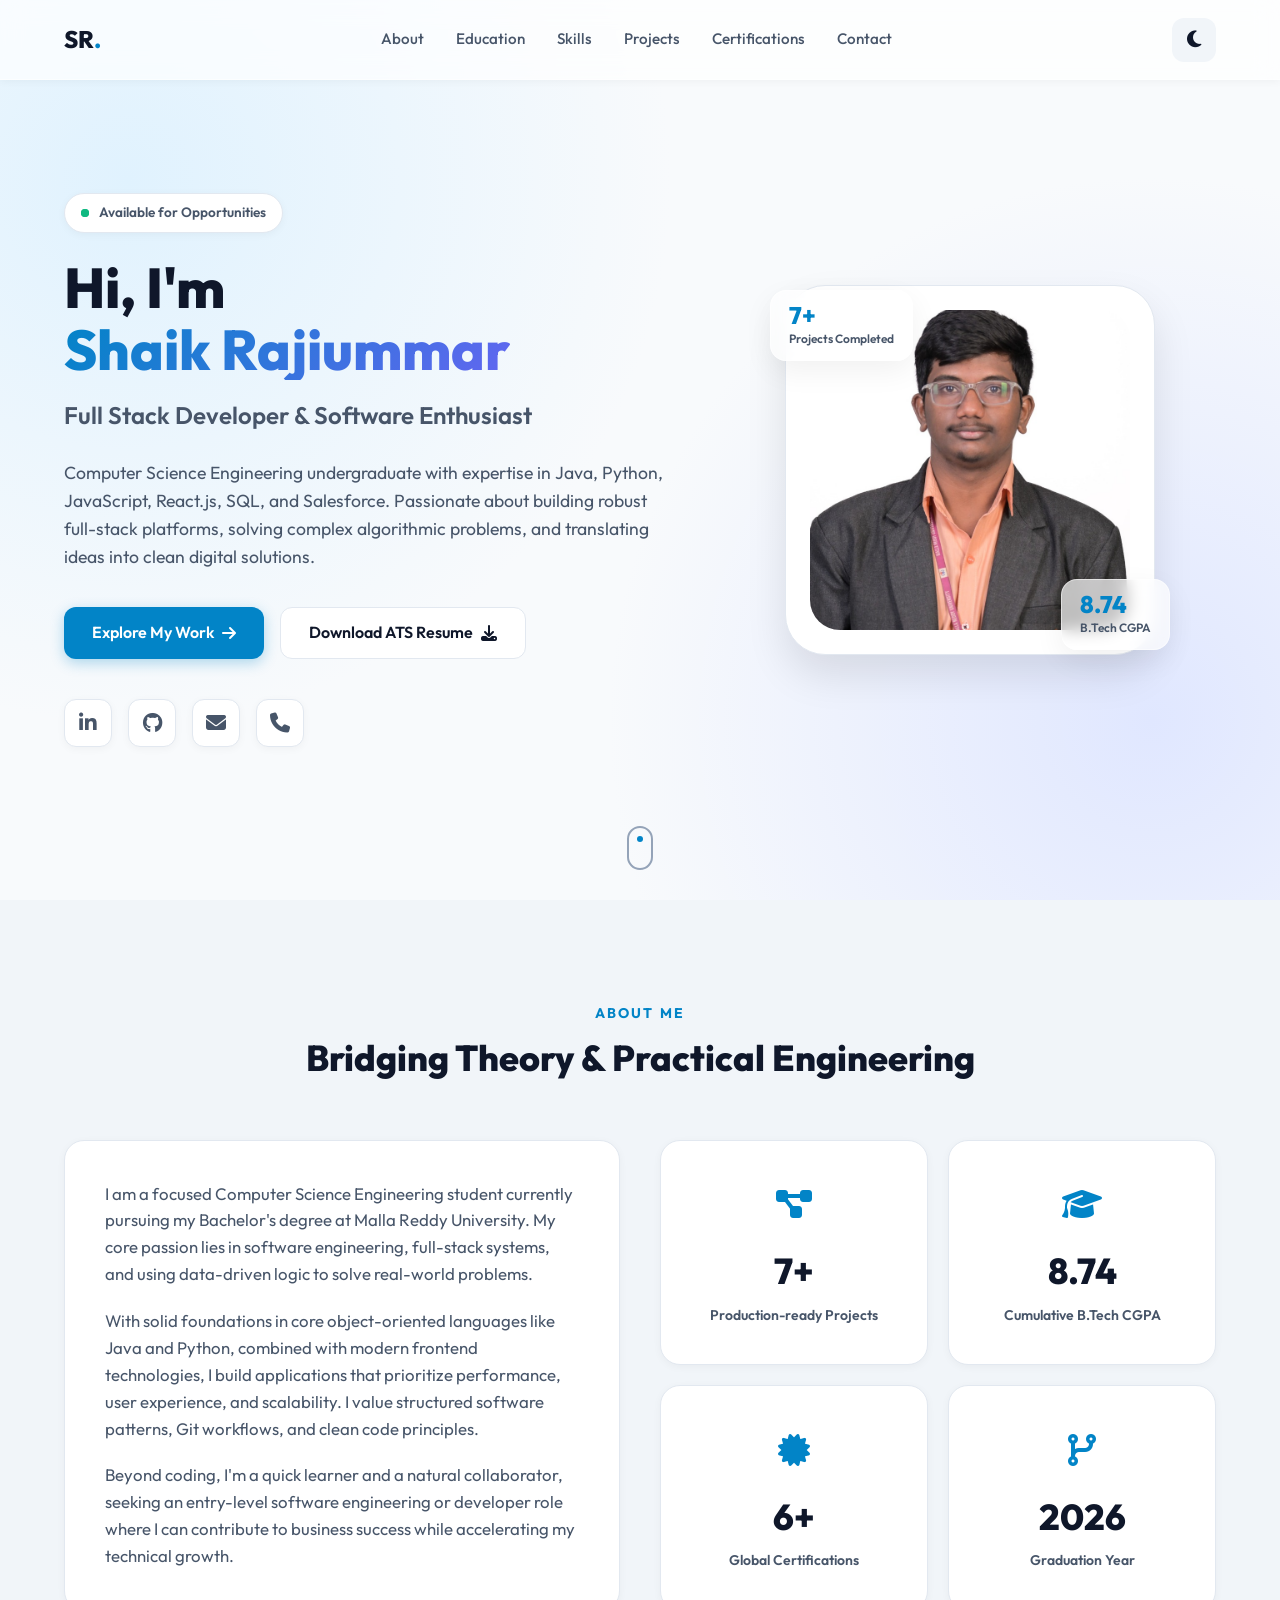
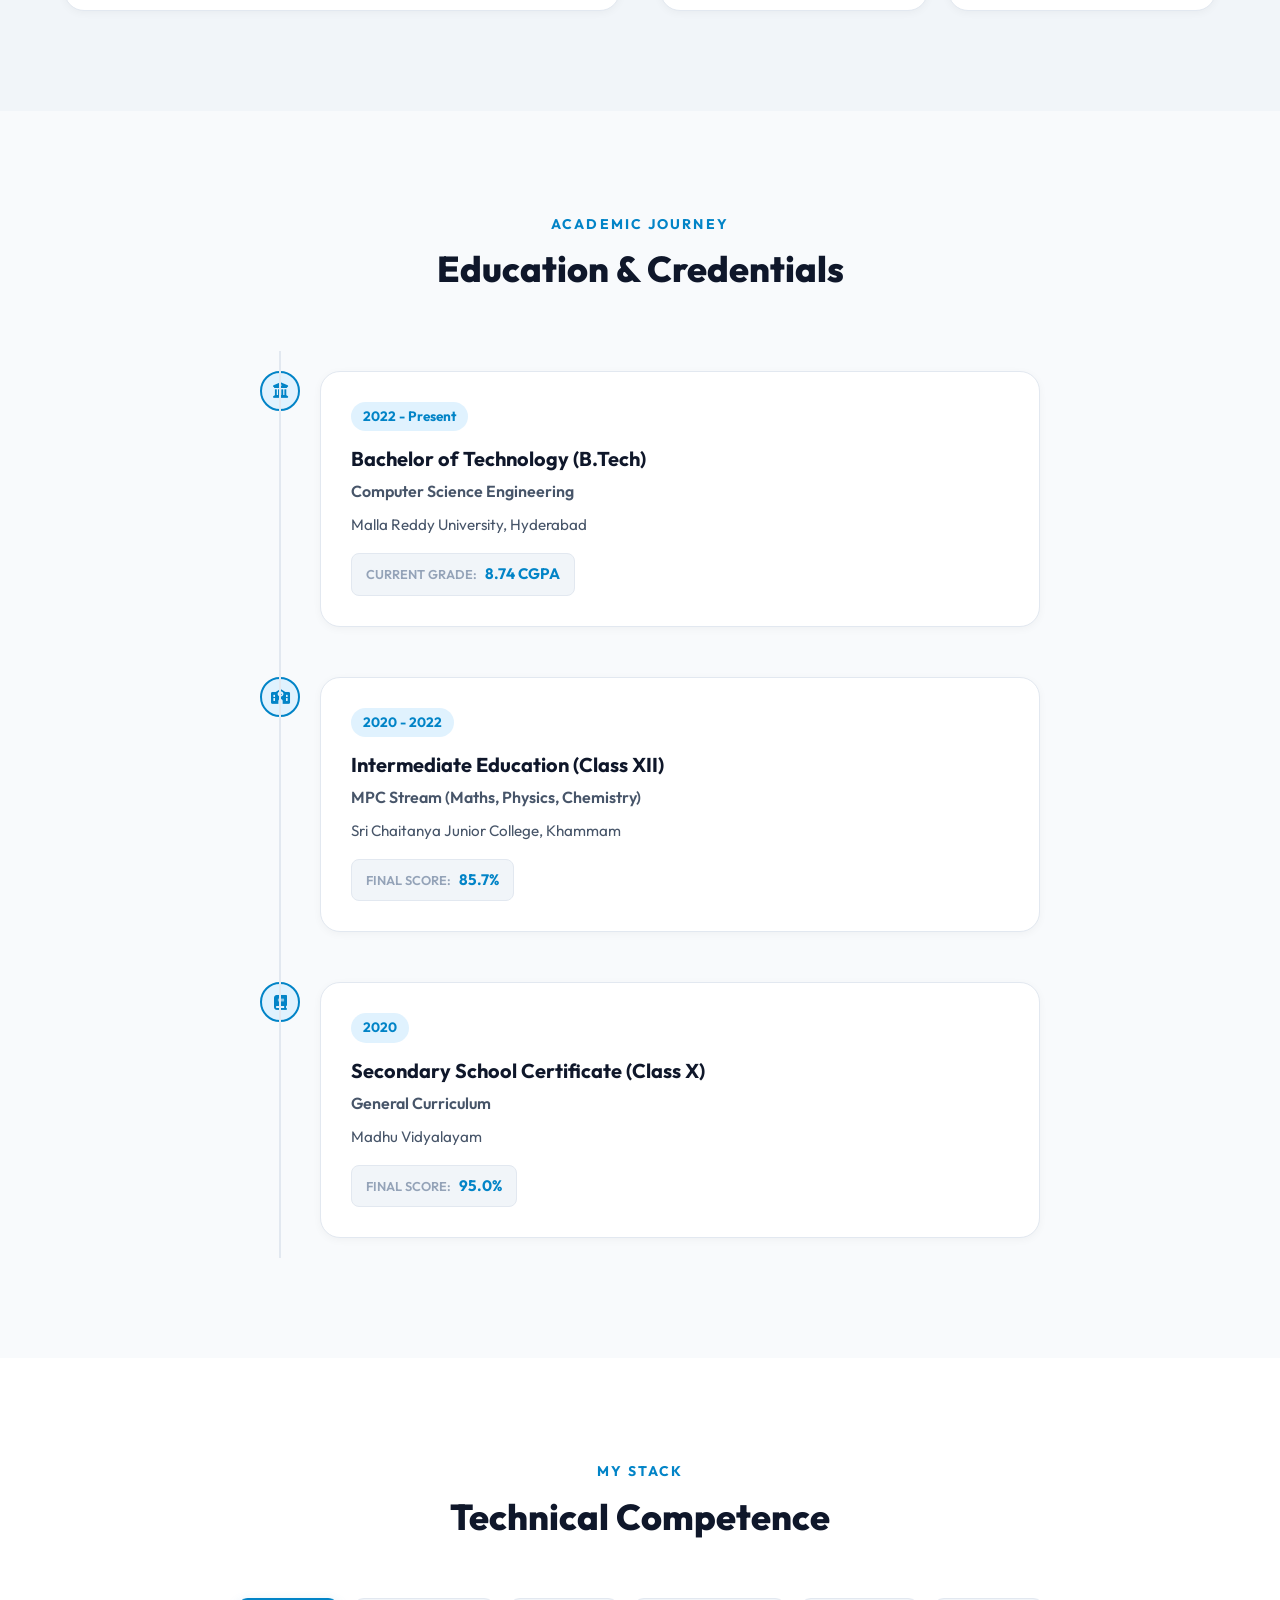
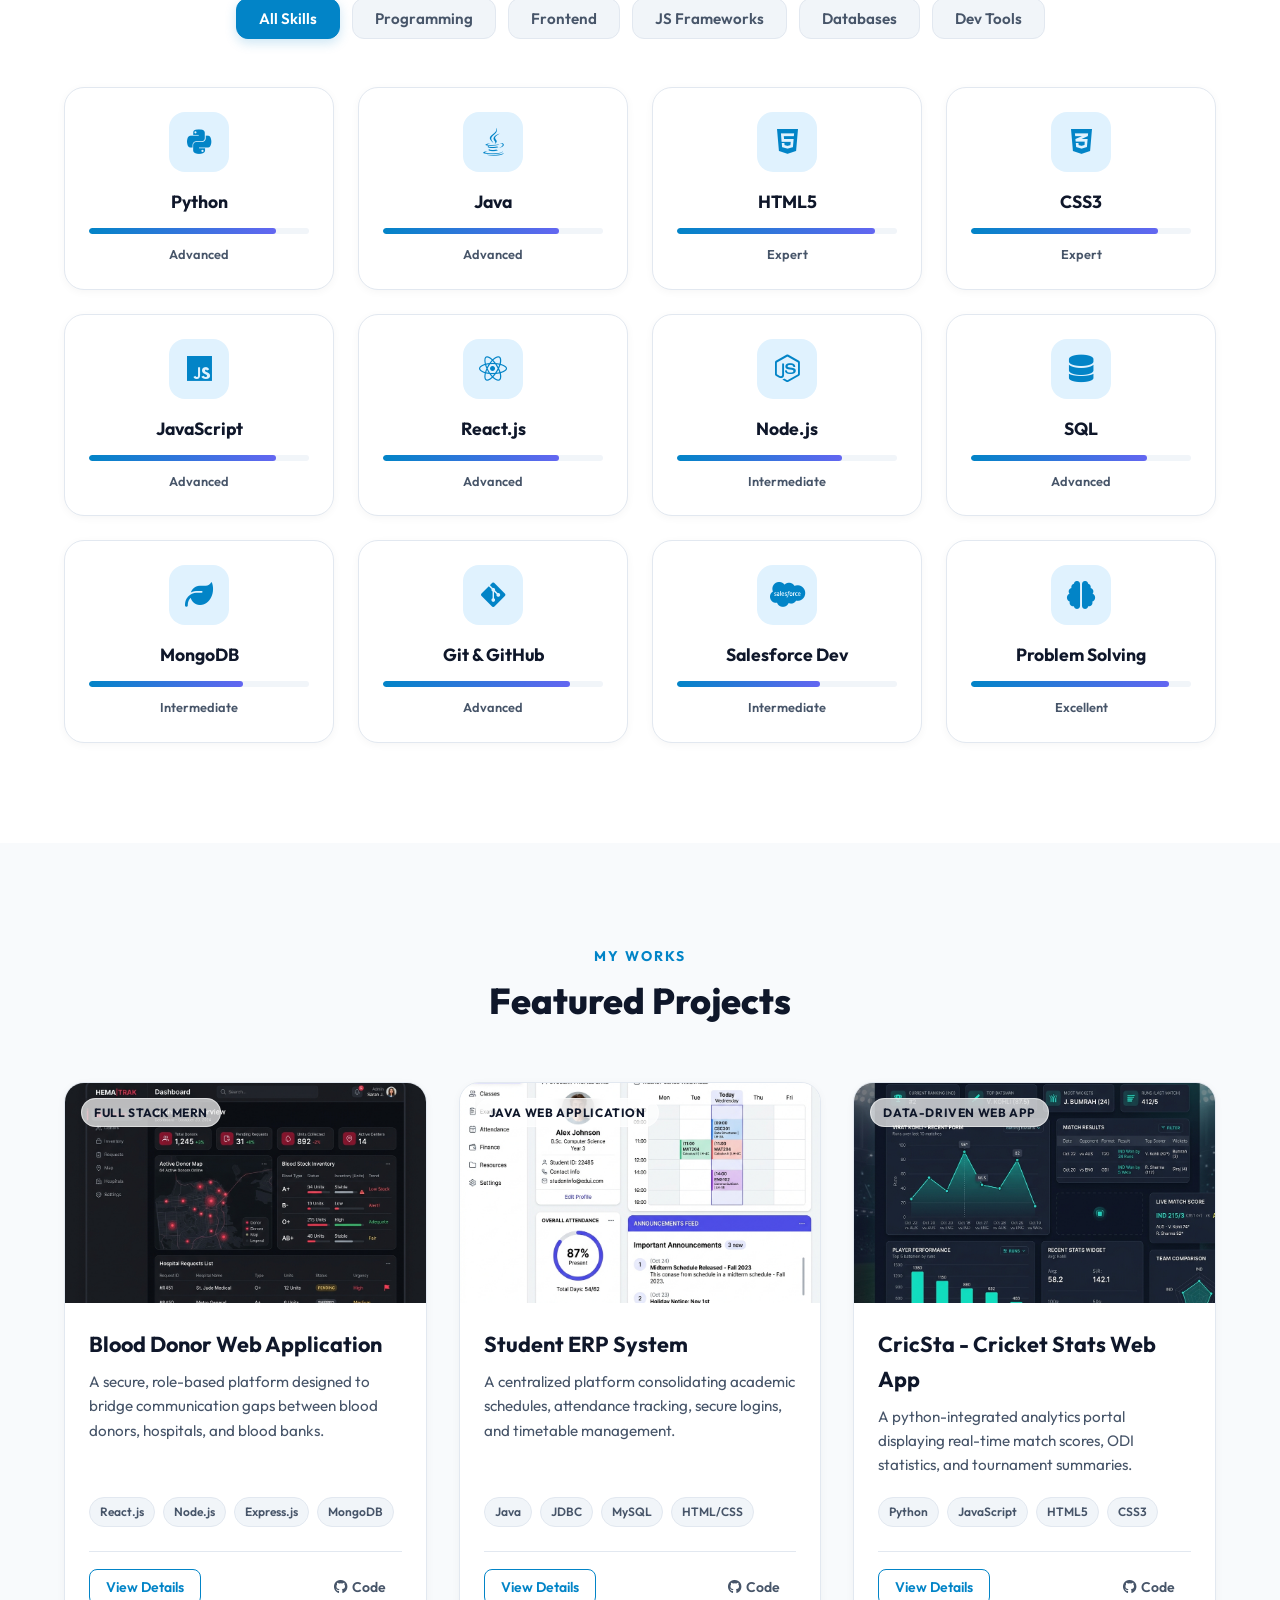
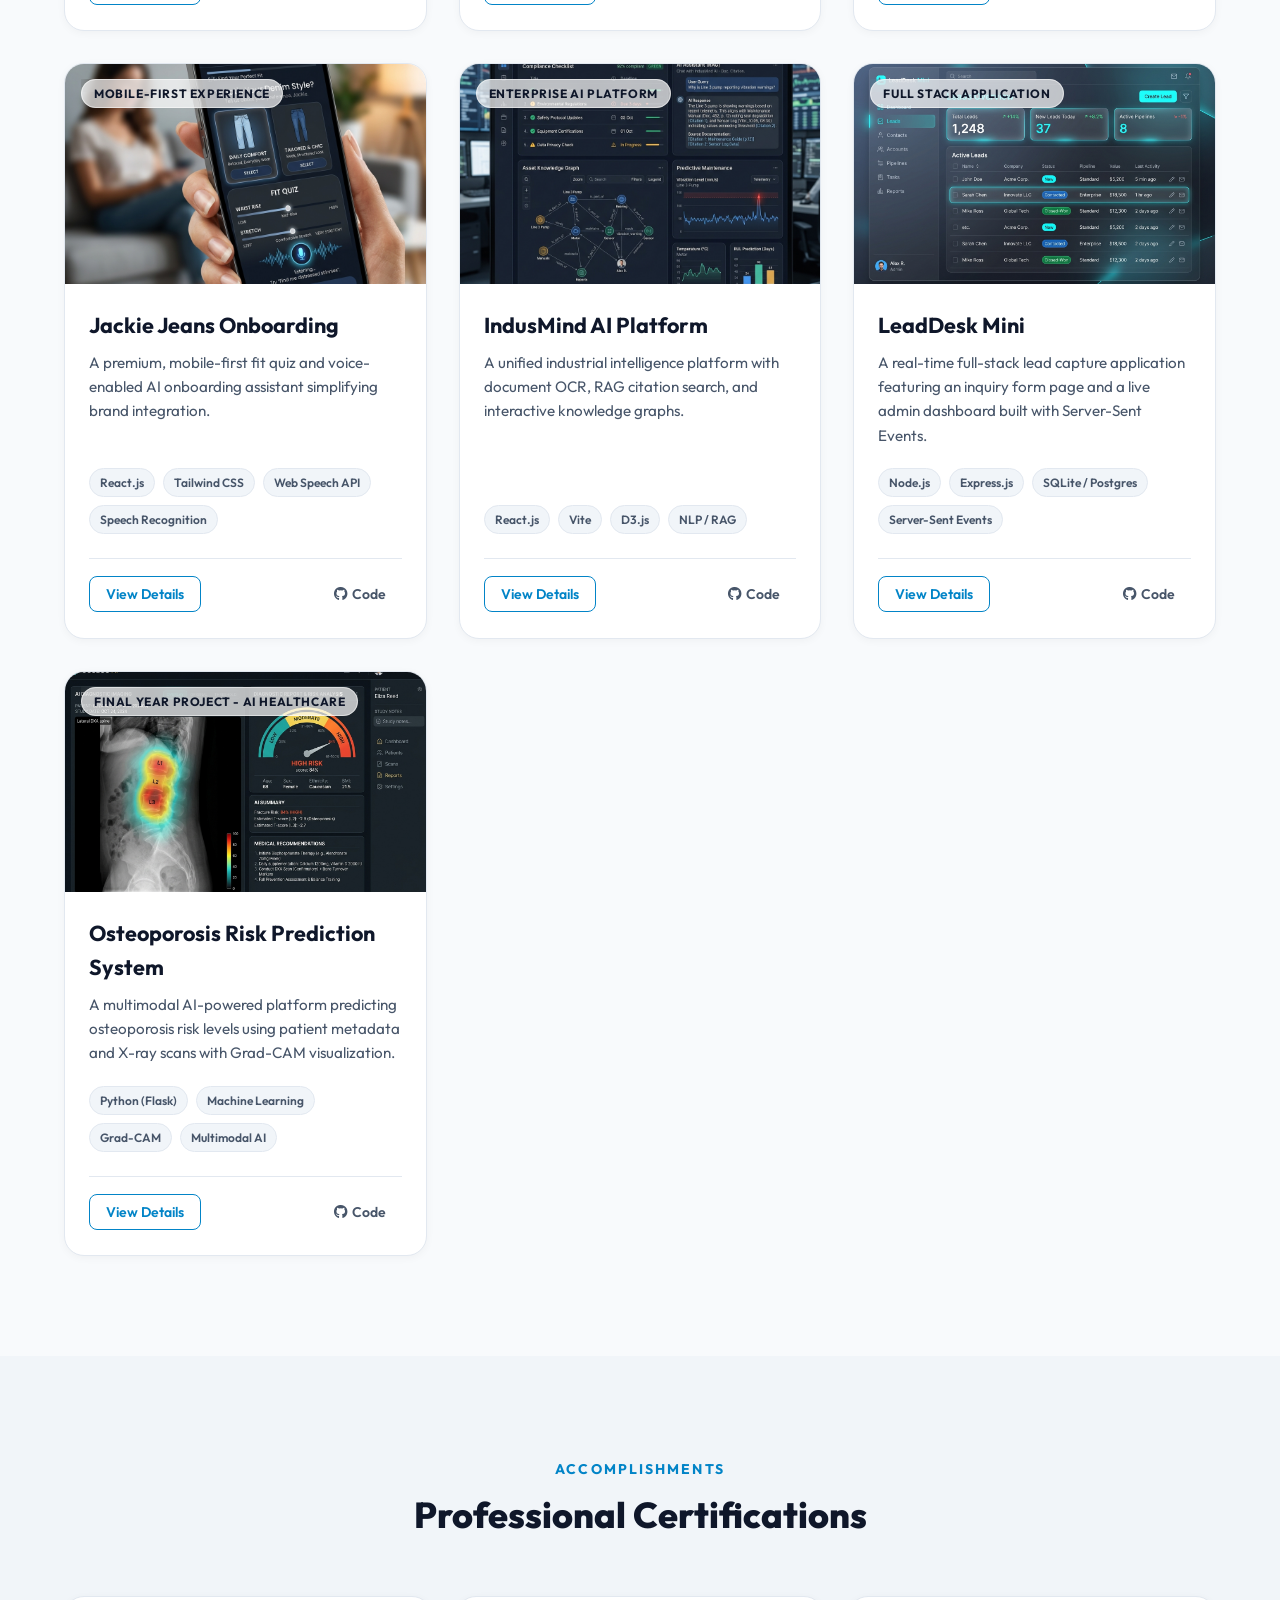
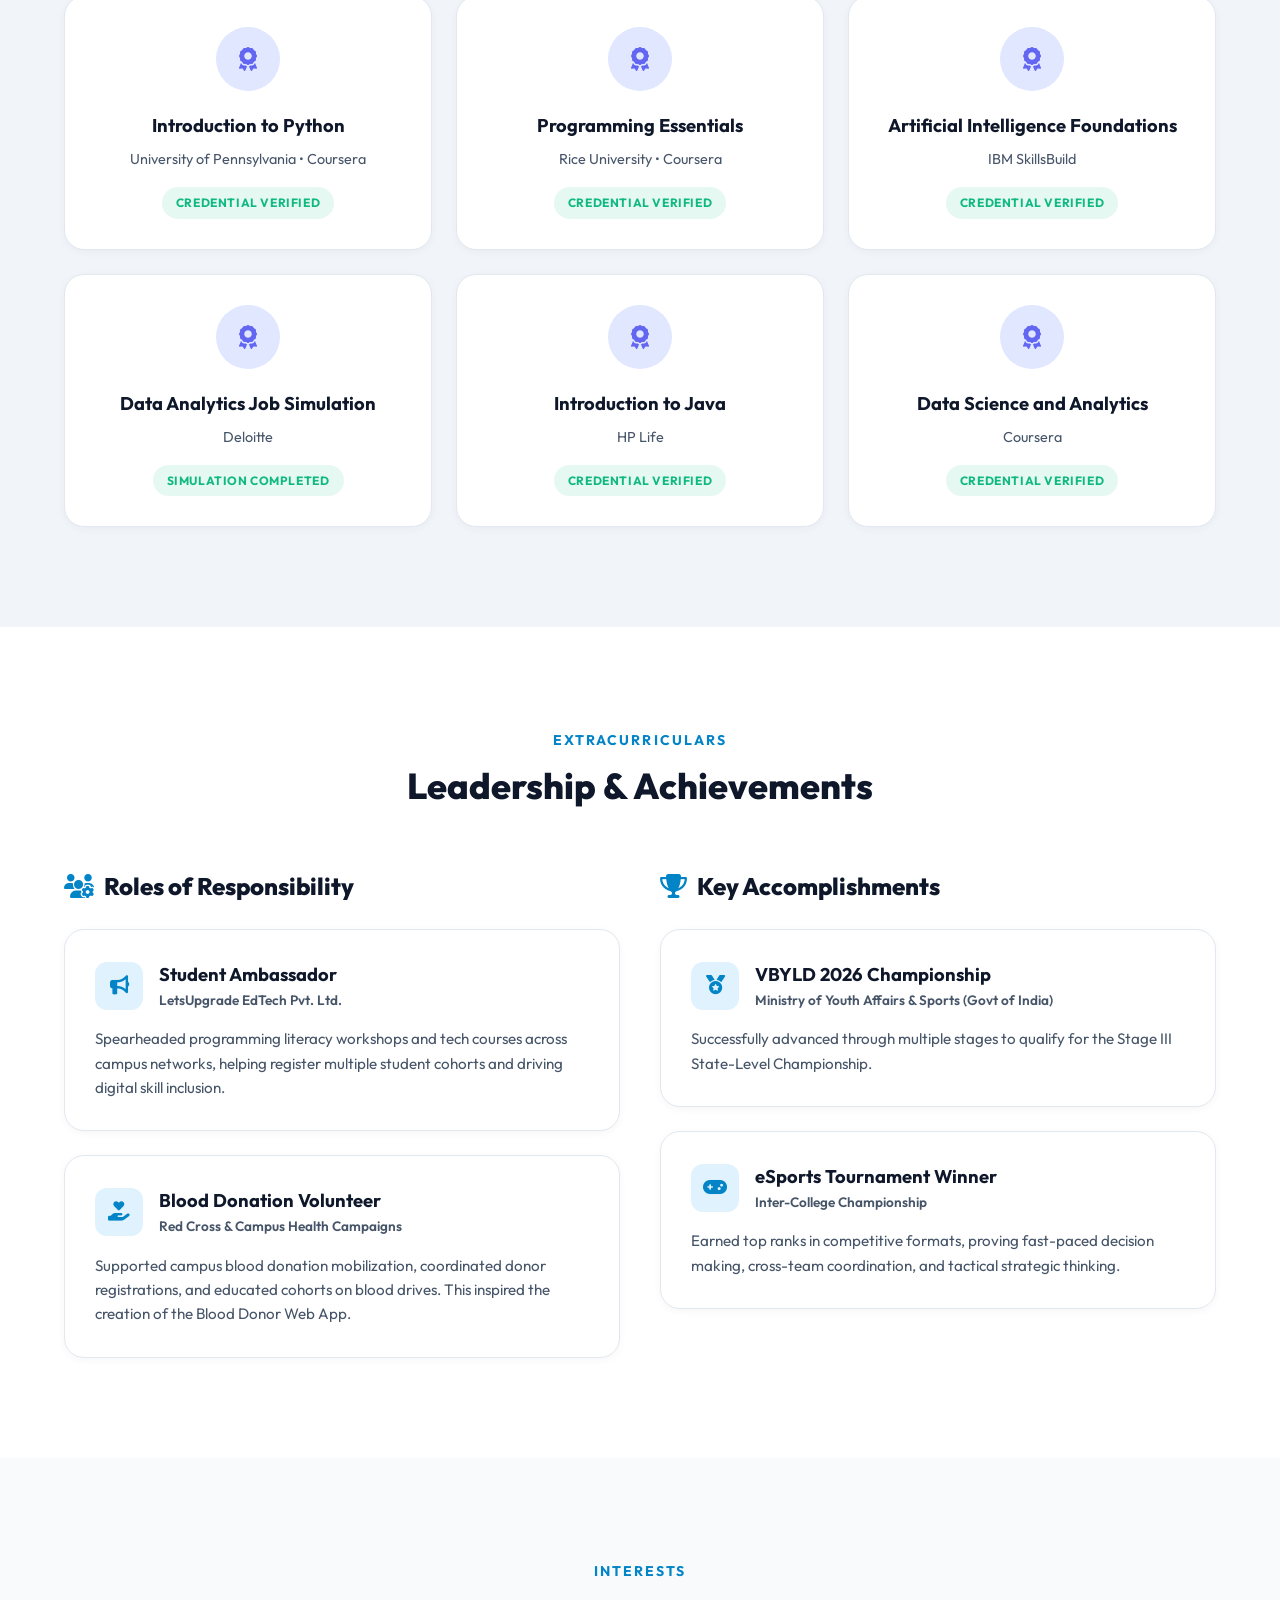
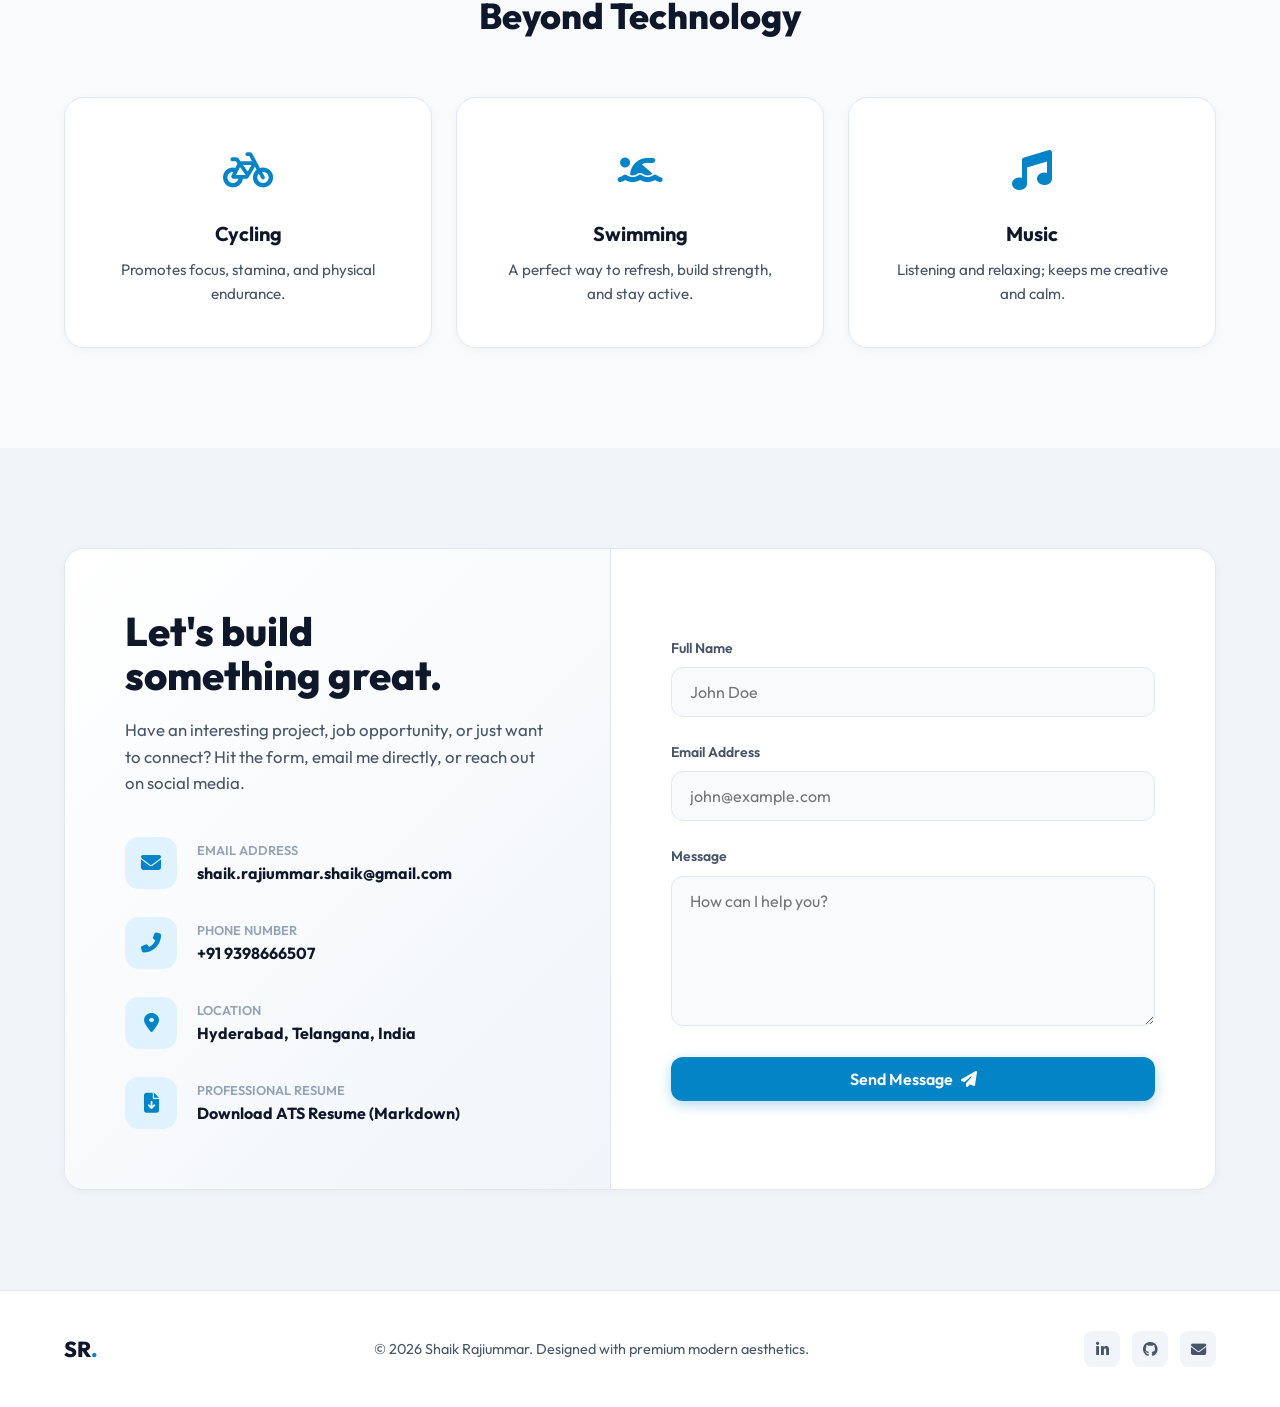
<file: index.html>
<!DOCTYPE html>
<html lang="en">
<head>
    <meta charset="UTF-8">
    <meta name="viewport" content="width=device-width, initial-scale=1.0">
    <title>Shaik Rajiummar | Premium Developer Portfolio</title>
    <meta name="description" content="Portfolio of Shaik Rajiummar - Full Stack Developer & Software Enthusiast. Exploring B.Tech in CSE, featuring interactive projects, technical expertise, and credentials.">
    <!-- Google Fonts: Outfit -->
    <link href="https://fonts.googleapis.com/css2?family=Outfit:wght@300;400;500;600;700;800&display=swap" rel="stylesheet">
    <!-- FontAwesome Icons -->
    <link rel="stylesheet" href="https://cdnjs.cloudflare.com/ajax/libs/font-awesome/6.5.2/css/all.min.css"/>
    <!-- Stylesheet -->
    <link rel="stylesheet" href="style.css">
</head>
<body class="light-theme">
    <!-- Navigation Bar -->
    <header class="navbar" id="main-header">
        <div class="nav-container">
            <a href="#" class="nav-logo" id="logo-link">SR<span>.</span></a>
            <nav class="nav-menu" id="navigation-menu">
                <a href="#about" class="nav-link">About</a>
                <a href="#education" class="nav-link">Education</a>
                <a href="#skills" class="nav-link">Skills</a>
                <a href="#projects" class="nav-link">Projects</a>
                <a href="#certifications" class="nav-link">Certifications</a>
                <a href="#contact" class="nav-link">Contact</a>
            </nav>
            <div class="nav-actions">
                <button id="theme-toggle-btn" class="theme-toggle" aria-label="Toggle dark/light theme">
                    <i class="fas fa-moon"></i>
                </button>
                <button id="mobile-menu-btn" class="mobile-menu-toggle" aria-label="Toggle mobile menu">
                    <i class="fas fa-bars"></i>
                </button>
            </div>
        </div>
    </header>

    <!-- Mobile Navigation Overlay -->
    <div class="mobile-nav-overlay" id="mobile-menu-overlay">
        <button id="mobile-menu-close" class="mobile-menu-close" aria-label="Close menu">&times;</button>
        <div class="mobile-nav-links">
            <a href="#about" class="mobile-link">About</a>
            <a href="#education" class="mobile-link">Education</a>
            <a href="#skills" class="mobile-link">Skills</a>
            <a href="#projects" class="mobile-link">Projects</a>
            <a href="#certifications" class="mobile-link">Certifications</a>
            <a href="#contact" class="mobile-link">Contact</a>
        </div>
    </div>

    <!-- Hero Section -->
    <section class="hero-section" id="hero">
        <div class="hero-container">
            <div class="hero-content">
                <div class="hero-badge reveal-item">
                    <span class="pulse-dot"></span> Available for Opportunities
                </div>
                <h1 class="hero-title reveal-item">
                    Hi, I'm <span class="gradient-text">Shaik Rajiummar</span>
                </h1>
                <h2 class="hero-subtitle reveal-item">
                    Full Stack Developer & Software Enthusiast
                </h2>
                <p class="hero-description reveal-item">
                    Computer Science Engineering undergraduate with expertise in Java, Python, JavaScript, React.js, SQL, and Salesforce. Passionate about building robust full-stack platforms, solving complex algorithmic problems, and translating ideas into clean digital solutions.
                </p>
                <div class="hero-buttons reveal-item">
                    <a href="#projects" class="btn btn-primary" id="view-projects-btn">
                        <span>Explore My Work</span> <i class="fas fa-arrow-right"></i>
                    </a>
                    <a href="shaik_rajiummar_resume.md" download class="btn btn-secondary" id="resume-download-btn">
                        <span>Download ATS Resume</span> <i class="fas fa-download"></i>
                    </a>
                </div>
                <div class="social-links reveal-item">
                    <a href="https://www.linkedin.com/in/shaik-rajiummar/" target="_blank" rel="noopener noreferrer" class="social-link" aria-label="LinkedIn Profile">
                        <i class="fab fa-linkedin-in"></i>
                    </a>
                    <a href="https://github.com/shaikrajiummar" target="_blank" rel="noopener noreferrer" class="social-link" aria-label="GitHub Profile">
                        <i class="fab fa-github"></i>
                    </a>
                    <a href="mailto:shaik.rajiummar.shaik@gmail.com" class="social-link" aria-label="Send Email">
                        <i class="fas fa-envelope"></i>
                    </a>
                    <a href="tel:+919398666507" class="social-link" aria-label="Call Phone">
                        <i class="fas fa-phone"></i>
                    </a>
                </div>
            </div>
            <div class="hero-image-wrapper reveal-item">
                <div class="profile-card">
                    <div class="profile-image-container">
                        <img src="assets/developer_photo.jpg" alt="Shaik Rajiummar Profile Image" class="profile-img">
                        <div class="floating-badge badge-top-left" id="badge-experience">
                            <span class="badge-num">7+</span>
                            <span class="badge-txt">Projects Completed</span>
                        </div>
                        <div class="floating-badge badge-bottom-right" id="badge-score">
                            <span class="badge-num">8.74</span>
                            <span class="badge-txt">B.Tech CGPA</span>
                        </div>
                    </div>
                </div>
            </div>
        </div>
        <div class="scroll-indicator" id="scroll-hint">
            <a href="#about" aria-label="Scroll to About Section">
                <span class="mouse-wheel"></span>
            </a>
        </div>
    </section>

    <!-- About & Stats Section -->
    <section class="about-section" id="about">
        <div class="container">
            <div class="section-header">
                <span class="section-tagline">About Me</span>
                <h2 class="section-title">Bridging Theory & Practical Engineering</h2>
            </div>
            <div class="about-grid">
                <div class="about-text-card card reveal-item">
                    <p class="about-para">
                        I am a focused Computer Science Engineering student currently pursuing my Bachelor's degree at Malla Reddy University. My core passion lies in software engineering, full-stack systems, and using data-driven logic to solve real-world problems.
                    </p>
                    <p class="about-para">
                        With solid foundations in core object-oriented languages like Java and Python, combined with modern frontend technologies, I build applications that prioritize performance, user experience, and scalability. I value structured software patterns, Git workflows, and clean code principles.
                    </p>
                    <p class="about-para">
                        Beyond coding, I'm a quick learner and a natural collaborator, seeking an entry-level software engineering or developer role where I can contribute to business success while accelerating my technical growth.
                    </p>
                </div>
                <div class="stats-panel">
                    <div class="stat-item card reveal-item">
                        <div class="stat-icon"><i class="fas fa-project-diagram"></i></div>
                        <div class="stat-value">7+</div>
                        <div class="stat-label">Production-ready Projects</div>
                    </div>
                    <div class="stat-item card reveal-item">
                        <div class="stat-icon"><i class="fas fa-graduation-cap"></i></div>
                        <div class="stat-value">8.74</div>
                        <div class="stat-label">Cumulative B.Tech CGPA</div>
                    </div>
                    <div class="stat-item card reveal-item">
                        <div class="stat-icon"><i class="fas fa-certificate"></i></div>
                        <div class="stat-value">6+</div>
                        <div class="stat-label">Global Certifications</div>
                    </div>
                    <div class="stat-item card reveal-item">
                        <div class="stat-icon"><i class="fas fa-code-branch"></i></div>
                        <div class="stat-value">2026</div>
                        <div class="stat-label">Graduation Year</div>
                    </div>
                </div>
            </div>
        </div>
    </section>

    <!-- Education Section -->
    <section class="education-section" id="education">
        <div class="container">
            <div class="section-header">
                <span class="section-tagline">Academic Journey</span>
                <h2 class="section-title">Education & Credentials</h2>
            </div>
            <div class="timeline">
                <div class="timeline-item reveal-item">
                    <div class="timeline-marker">
                        <div class="timeline-dot"><i class="fas fa-university"></i></div>
                    </div>
                    <div class="timeline-card card">
                        <span class="timeline-date">2022 - Present</span>
                        <h3 class="timeline-title">Bachelor of Technology (B.Tech)</h3>
                        <h4 class="timeline-subtitle">Computer Science Engineering</h4>
                        <p class="timeline-institution">Malla Reddy University, Hyderabad</p>
                        <div class="timeline-score-badge">
                            <span class="score-label">Current Grade:</span>
                            <span class="score-val">8.74 CGPA</span>
                        </div>
                    </div>
                </div>
                <div class="timeline-item reveal-item">
                    <div class="timeline-marker">
                        <div class="timeline-dot"><i class="fas fa-school"></i></div>
                    </div>
                    <div class="timeline-card card">
                        <span class="timeline-date">2020 - 2022</span>
                        <h3 class="timeline-title">Intermediate Education (Class XII)</h3>
                        <h4 class="timeline-subtitle">MPC Stream (Maths, Physics, Chemistry)</h4>
                        <p class="timeline-institution">Sri Chaitanya Junior College, Khammam</p>
                        <div class="timeline-score-badge">
                            <span class="score-label">Final Score:</span>
                            <span class="score-val">85.7%</span>
                        </div>
                    </div>
                </div>
                <div class="timeline-item reveal-item">
                    <div class="timeline-marker">
                        <div class="timeline-dot"><i class="fas fa-book"></i></div>
                    </div>
                    <div class="timeline-card card">
                        <span class="timeline-date">2020</span>
                        <h3 class="timeline-title">Secondary School Certificate (Class X)</h3>
                        <h4 class="timeline-subtitle">General Curriculum</h4>
                        <p class="timeline-institution">Madhu Vidyalayam</p>
                        <div class="timeline-score-badge">
                            <span class="score-label">Final Score:</span>
                            <span class="score-val">95.0%</span>
                        </div>
                    </div>
                </div>
            </div>
        </div>
    </section>

    <!-- Skills Section -->
    <section class="skills-section" id="skills">
        <div class="container">
            <div class="section-header">
                <span class="section-tagline">My Stack</span>
                <h2 class="section-title">Technical Competence</h2>
            </div>
            
            <!-- Skill Category Filters -->
            <div class="skills-filter-container reveal-item">
                <button class="filter-btn active" data-filter="all">All Skills</button>
                <button class="filter-btn" data-filter="languages">Programming</button>
                <button class="filter-btn" data-filter="frontend">Frontend</button>
                <button class="filter-btn" data-filter="frameworks">JS Frameworks</button>
                <button class="filter-btn" data-filter="database">Databases</button>
                <button class="filter-btn" data-filter="tools">Dev Tools</button>
            </div>

            <!-- Skills Grid -->
            <div class="skills-grid reveal-item">
                <!-- Python -->
                <div class="skill-card-wrapper" data-category="languages">
                    <div class="skill-card card">
                        <div class="skill-icon-box"><i class="fab fa-python"></i></div>
                        <h3 class="skill-name">Python</h3>
                        <div class="skill-progress-bar"><span class="progress-fill" style="width: 85%;"></span></div>
                        <span class="skill-level">Advanced</span>
                    </div>
                </div>
                <!-- Java -->
                <div class="skill-card-wrapper" data-category="languages">
                    <div class="skill-card card">
                        <div class="skill-icon-box"><i class="fab fa-java"></i></div>
                        <h3 class="skill-name">Java</h3>
                        <div class="skill-progress-bar"><span class="progress-fill" style="width: 80%;"></span></div>
                        <span class="skill-level">Advanced</span>
                    </div>
                </div>
                <!-- HTML5 -->
                <div class="skill-card-wrapper" data-category="frontend">
                    <div class="skill-card card">
                        <div class="skill-icon-box"><i class="fab fa-html5"></i></div>
                        <h3 class="skill-name">HTML5</h3>
                        <div class="skill-progress-bar"><span class="progress-fill" style="width: 90%;"></span></div>
                        <span class="skill-level">Expert</span>
                    </div>
                </div>
                <!-- CSS3 -->
                <div class="skill-card-wrapper" data-category="frontend">
                    <div class="skill-card card">
                        <div class="skill-icon-box"><i class="fab fa-css3-alt"></i></div>
                        <h3 class="skill-name">CSS3</h3>
                        <div class="skill-progress-bar"><span class="progress-fill" style="width: 85%;"></span></div>
                        <span class="skill-level">Expert</span>
                    </div>
                </div>
                <!-- JavaScript -->
                <div class="skill-card-wrapper" data-category="frontend languages">
                    <div class="skill-card card">
                        <div class="skill-icon-box"><i class="fab fa-js"></i></div>
                        <h3 class="skill-name">JavaScript</h3>
                        <div class="skill-progress-bar"><span class="progress-fill" style="width: 85%;"></span></div>
                        <span class="skill-level">Advanced</span>
                    </div>
                </div>
                <!-- React.js -->
                <div class="skill-card-wrapper" data-category="frameworks">
                    <div class="skill-card card">
                        <div class="skill-icon-box"><i class="fab fa-react"></i></div>
                        <h3 class="skill-name">React.js</h3>
                        <div class="skill-progress-bar"><span class="progress-fill" style="width: 80%;"></span></div>
                        <span class="skill-level">Advanced</span>
                    </div>
                </div>
                <!-- Node.js -->
                <div class="skill-card-wrapper" data-category="frameworks">
                    <div class="skill-card card">
                        <div class="skill-icon-box"><i class="fab fa-node-js"></i></div>
                        <h3 class="skill-name">Node.js</h3>
                        <div class="skill-progress-bar"><span class="progress-fill" style="width: 75%;"></span></div>
                        <span class="skill-level">Intermediate</span>
                    </div>
                </div>
                <!-- SQL -->
                <div class="skill-card-wrapper" data-category="database">
                    <div class="skill-card card">
                        <div class="skill-icon-box"><i class="fas fa-database"></i></div>
                        <h3 class="skill-name">SQL</h3>
                        <div class="skill-progress-bar"><span class="progress-fill" style="width: 80%;"></span></div>
                        <span class="skill-level">Advanced</span>
                    </div>
                </div>
                <!-- MongoDB -->
                <div class="skill-card-wrapper" data-category="database">
                    <div class="skill-card card">
                        <div class="skill-icon-box"><i class="fas fa-leaf"></i></div>
                        <h3 class="skill-name">MongoDB</h3>
                        <div class="skill-progress-bar"><span class="progress-fill" style="width: 70%;"></span></div>
                        <span class="skill-level">Intermediate</span>
                    </div>
                </div>
                <!-- Git & Version Control -->
                <div class="skill-card-wrapper" data-category="tools">
                    <div class="skill-card card">
                        <div class="skill-icon-box"><i class="fab fa-git-alt"></i></div>
                        <h3 class="skill-name">Git & GitHub</h3>
                        <div class="skill-progress-bar"><span class="progress-fill" style="width: 85%;"></span></div>
                        <span class="skill-level">Advanced</span>
                    </div>
                </div>
                <!-- Salesforce -->
                <div class="skill-card-wrapper" data-category="tools">
                    <div class="skill-card card">
                        <div class="skill-icon-box"><i class="fab fa-salesforce"></i></div>
                        <h3 class="skill-name">Salesforce Dev</h3>
                        <div class="skill-progress-bar"><span class="progress-fill" style="width: 65%;"></span></div>
                        <span class="skill-level">Intermediate</span>
                    </div>
                </div>
                <!-- Soft Skills -->
                <div class="skill-card-wrapper" data-category="tools">
                    <div class="skill-card card">
                        <div class="skill-icon-box"><i class="fas fa-brain"></i></div>
                        <h3 class="skill-name">Problem Solving</h3>
                        <div class="skill-progress-bar"><span class="progress-fill" style="width: 90%;"></span></div>
                        <span class="skill-level">Excellent</span>
                    </div>
                </div>
            </div>
        </div>
    </section>

    <!-- Projects Section -->
    <section class="projects-section" id="projects">
        <div class="container">
            <div class="section-header">
                <span class="section-tagline">My Works</span>
                <h2 class="section-title">Featured Projects</h2>
            </div>
            
            <div class="projects-grid">
                <!-- Project 1: Blood Donor -->
                <article class="project-card card reveal-item" id="project-blooddonor">
                    <div class="project-media">
                        <img src="assets/blood_donor_mockup.png" alt="Blood Donor App Dashboard Mockup" class="project-img">
                        <div class="project-overlay">
                            <span class="project-category">Full Stack MERN</span>
                        </div>
                    </div>
                    <div class="project-info">
                        <h3 class="project-title">Blood Donor Web Application</h3>
                        <p class="project-summary">
                            A secure, role-based platform designed to bridge communication gaps between blood donors, hospitals, and blood banks.
                        </p>
                        <div class="project-tags">
                            <span>React.js</span>
                            <span>Node.js</span>
                            <span>Express.js</span>
                            <span>MongoDB</span>
                        </div>
                        <div class="project-ctas">
                            <button class="btn-project-detail btn btn-sm btn-outline" data-project="blooddonor">View Details</button>
                            <a href="https://github.com/shaikrajiummar" target="_blank" rel="noopener noreferrer" class="btn btn-sm btn-link" aria-label="GitHub Repository"><i class="fab fa-github"></i> Code</a>
                        </div>
                    </div>
                </article>

                <!-- Project 2: Student ERP -->
                <article class="project-card card reveal-item" id="project-erp">
                    <div class="project-media">
                        <img src="assets/student_erp_mockup.png" alt="Student ERP System Timetable Mockup" class="project-img">
                        <div class="project-overlay">
                            <span class="project-category">Java Web Application</span>
                        </div>
                    </div>
                    <div class="project-info">
                        <h3 class="project-title">Student ERP System</h3>
                        <p class="project-summary">
                            A centralized platform consolidating academic schedules, attendance tracking, secure logins, and timetable management.
                        </p>
                        <div class="project-tags">
                            <span>Java</span>
                            <span>JDBC</span>
                            <span>MySQL</span>
                            <span>HTML/CSS</span>
                        </div>
                        <div class="project-ctas">
                            <button class="btn-project-detail btn btn-sm btn-outline" data-project="erp">View Details</button>
                            <a href="https://github.com/shaikrajiummar" target="_blank" rel="noopener noreferrer" class="btn btn-sm btn-link" aria-label="GitHub Repository"><i class="fab fa-github"></i> Code</a>
                        </div>
                    </div>
                </article>

                <!-- Project 3: CricSta -->
                <article class="project-card card reveal-item" id="project-cricsta">
                    <div class="project-media">
                        <img src="assets/cricket_stats_mockup.png" alt="CricSta Cricket Statistics Mockup" class="project-img">
                        <div class="project-overlay">
                            <span class="project-category">Data-driven Web App</span>
                        </div>
                    </div>
                    <div class="project-info">
                        <h3 class="project-title">CricSta - Cricket Stats Web App</h3>
                        <p class="project-summary">
                            A python-integrated analytics portal displaying real-time match scores, ODI statistics, and tournament summaries.
                        </p>
                        <div class="project-tags">
                            <span>Python</span>
                            <span>JavaScript</span>
                            <span>HTML5</span>
                            <span>CSS3</span>
                        </div>
                        <div class="project-ctas">
                            <button class="btn-project-detail btn btn-sm btn-outline" data-project="cricsta">View Details</button>
                            <a href="https://github.com/shaikrajiummar" target="_blank" rel="noopener noreferrer" class="btn btn-sm btn-link" aria-label="GitHub Repository"><i class="fab fa-github"></i> Code</a>
                        </div>
                    </div>
                </article>

                <!-- Project 4: Jackie Jeans Onboarding -->
                <article class="project-card card reveal-item" id="project-jackiejeans">
                    <div class="project-media">
                        <img src="assets/jackie_jeans_mockup.png" alt="Jackie Jeans Onboarding Quiz Mockup" class="project-img">
                        <div class="project-overlay">
                            <span class="project-category">Mobile-First Experience</span>
                        </div>
                    </div>
                    <div class="project-info">
                        <h3 class="project-title">Jackie Jeans Onboarding</h3>
                        <p class="project-summary">
                            A premium, mobile-first fit quiz and voice-enabled AI onboarding assistant simplifying brand integration.
                        </p>
                        <div class="project-tags">
                            <span>React.js</span>
                            <span>Tailwind CSS</span>
                            <span>Web Speech API</span>
                            <span>Speech Recognition</span>
                        </div>
                        <div class="project-ctas">
                            <button class="btn-project-detail btn btn-sm btn-outline" data-project="jackiejeans">View Details</button>
                            <a href="https://github.com/shaikrajiummar" target="_blank" rel="noopener noreferrer" class="btn btn-sm btn-link" aria-label="GitHub Repository"><i class="fab fa-github"></i> Code</a>
                        </div>
                    </div>
                </article>

                <!-- Project 5: IndusMind AI -->
                <article class="project-card card reveal-item" id="project-indusmind">
                    <div class="project-media">
                        <img src="assets/indusmind_ai_mockup.png" alt="IndusMind AI Industrial Dashboard Mockup" class="project-img">
                        <div class="project-overlay">
                            <span class="project-category">Enterprise AI Platform</span>
                        </div>
                    </div>
                    <div class="project-info">
                        <h3 class="project-title">IndusMind AI Platform</h3>
                        <p class="project-summary">
                            A unified industrial intelligence platform with document OCR, RAG citation search, and interactive knowledge graphs.
                        </p>
                        <div class="project-tags">
                            <span>React.js</span>
                            <span>Vite</span>
                            <span>D3.js</span>
                            <span>NLP / RAG</span>
                        </div>
                        <div class="project-ctas">
                            <button class="btn-project-detail btn btn-sm btn-outline" data-project="indusmind">View Details</button>
                            <a href="https://github.com/shaikrajiummar" target="_blank" rel="noopener noreferrer" class="btn btn-sm btn-link" aria-label="GitHub Repository"><i class="fab fa-github"></i> Code</a>
                        </div>
                    </div>
                </article>

                <!-- Project 6: LeadDesk-Mini -->
                <article class="project-card card reveal-item" id="project-leaddesk">
                    <div class="project-media">
                        <img src="assets/leaddesk_mockup.jpg" alt="LeadDesk Mini Lead Capture Dashboard Mockup" class="project-img">
                        <div class="project-overlay">
                            <span class="project-category">Full Stack Application</span>
                        </div>
                    </div>
                    <div class="project-info">
                        <h3 class="project-title">LeadDesk Mini</h3>
                        <p class="project-summary">
                            A real-time full-stack lead capture application featuring an inquiry form page and a live admin dashboard built with Server-Sent Events.
                        </p>
                        <div class="project-tags">
                            <span>Node.js</span>
                            <span>Express.js</span>
                            <span>SQLite / Postgres</span>
                            <span>Server-Sent Events</span>
                        </div>
                        <div class="project-ctas">
                            <button class="btn-project-detail btn btn-sm btn-outline" data-project="leaddesk">View Details</button>
                            <a href="https://github.com/shaikrajiummar/LeadDesk-Mini" target="_blank" rel="noopener noreferrer" class="btn btn-sm btn-link" aria-label="GitHub Repository"><i class="fab fa-github"></i> Code</a>
                        </div>
                    </div>
                </article>

                <!-- Project 7: Osteoporosis Risk Prediction -->
                <article class="project-card card reveal-item" id="project-osteoporosis">
                    <div class="project-media">
                        <img src="assets/osteo_mockup.jpg" alt="Osteoporosis Risk Prediction System Multimodal X-Ray UI Mockup" class="project-img">
                        <div class="project-overlay">
                            <span class="project-category">Final Year Project - AI Healthcare</span>
                        </div>
                    </div>
                    <div class="project-info">
                        <h3 class="project-title">Osteoporosis Risk Prediction System</h3>
                        <p class="project-summary">
                            A multimodal AI-powered platform predicting osteoporosis risk levels using patient metadata and X-ray scans with Grad-CAM visualization.
                        </p>
                        <div class="project-tags">
                            <span>Python (Flask)</span>
                            <span>Machine Learning</span>
                            <span>Grad-CAM</span>
                            <span>Multimodal AI</span>
                        </div>
                        <div class="project-ctas">
                            <button class="btn-project-detail btn btn-sm btn-outline" data-project="osteoporosis">View Details</button>
                            <a href="https://github.com/shaikrajiummar/final-year-project" target="_blank" rel="noopener noreferrer" class="btn btn-sm btn-link" aria-label="GitHub Repository"><i class="fab fa-github"></i> Code</a>
                        </div>
                    </div>
                </article>
            </div>
        </div>
    </section>

    <!-- Project Details Modal -->
    <div class="modal-overlay" id="project-detail-modal">
        <div class="modal-content card">
            <button class="modal-close-btn" id="modal-close" aria-label="Close modal">&times;</button>
            <div class="modal-body" id="modal-project-content">
                <!-- Content injected dynamically via JS -->
            </div>
        </div>
    </div>

    <!-- Certifications Section -->
    <section class="certifications-section" id="certifications">
        <div class="container">
            <div class="section-header">
                <span class="section-tagline">Accomplishments</span>
                <h2 class="section-title">Professional Certifications</h2>
            </div>
            <div class="certifications-grid">
                <!-- Cert 1 -->
                <div class="cert-card card reveal-item">
                    <div class="cert-icon-wrapper"><i class="fas fa-award"></i></div>
                    <h3 class="cert-title">Introduction to Python</h3>
                    <p class="cert-issuer">University of Pennsylvania • Coursera</p>
                    <div class="cert-badge-bottom">Credential Verified</div>
                </div>
                <!-- Cert 2 -->
                <div class="cert-card card reveal-item">
                    <div class="cert-icon-wrapper"><i class="fas fa-award"></i></div>
                    <h3 class="cert-title">Programming Essentials</h3>
                    <p class="cert-issuer">Rice University • Coursera</p>
                    <div class="cert-badge-bottom">Credential Verified</div>
                </div>
                <!-- Cert 3 -->
                <div class="cert-card card reveal-item">
                    <div class="cert-icon-wrapper"><i class="fas fa-award"></i></div>
                    <h3 class="cert-title">Artificial Intelligence Foundations</h3>
                    <p class="cert-issuer">IBM SkillsBuild</p>
                    <div class="cert-badge-bottom">Credential Verified</div>
                </div>
                <!-- Cert 4 -->
                <div class="cert-card card reveal-item">
                    <div class="cert-icon-wrapper"><i class="fas fa-award"></i></div>
                    <h3 class="cert-title">Data Analytics Job Simulation</h3>
                    <p class="cert-issuer">Deloitte</p>
                    <div class="cert-badge-bottom">Simulation Completed</div>
                </div>
                <!-- Cert 5 -->
                <div class="cert-card card reveal-item">
                    <div class="cert-icon-wrapper"><i class="fas fa-award"></i></div>
                    <h3 class="cert-title">Introduction to Java</h3>
                    <p class="cert-issuer">HP Life</p>
                    <div class="cert-badge-bottom">Credential Verified</div>
                </div>
                <!-- Cert 6 -->
                <div class="cert-card card reveal-item">
                    <div class="cert-icon-wrapper"><i class="fas fa-award"></i></div>
                    <h3 class="cert-title">Data Science and Analytics</h3>
                    <p class="cert-issuer">Coursera</p>
                    <div class="cert-badge-bottom">Credential Verified</div>
                </div>
            </div>
        </div>
    </section>

    <!-- Leadership & Achievements -->
    <section class="leadership-section" id="leadership">
        <div class="container">
            <div class="section-header">
                <span class="section-tagline">Extracurriculars</span>
                <h2 class="section-title">Leadership & Achievements</h2>
            </div>
            
            <div class="leadership-achievements-container">
                <div class="leadership-column">
                    <h3 class="sub-column-title"><i class="fas fa-users-cog"></i> Roles of Responsibility</h3>
                    <div class="lead-item-card card reveal-item">
                        <div class="lead-header">
                            <span class="lead-logo"><i class="fas fa-bullhorn"></i></span>
                            <div class="lead-titles">
                                <h4 class="lead-title">Student Ambassador</h4>
                                <p class="lead-org">LetsUpgrade EdTech Pvt. Ltd.</p>
                            </div>
                        </div>
                        <p class="lead-desc">
                            Spearheaded programming literacy workshops and tech courses across campus networks, helping register multiple student cohorts and driving digital skill inclusion.
                        </p>
                    </div>
                    <div class="lead-item-card card reveal-item">
                        <div class="lead-header">
                            <span class="lead-logo"><i class="fas fa-hand-holding-heart"></i></span>
                            <div class="lead-titles">
                                <h4 class="lead-title">Blood Donation Volunteer</h4>
                                <p class="lead-org">Red Cross & Campus Health Campaigns</p>
                            </div>
                        </div>
                        <p class="lead-desc">
                            Supported campus blood donation mobilization, coordinated donor registrations, and educated cohorts on blood drives. This inspired the creation of the Blood Donor Web App.
                        </p>
                    </div>
                </div>
                
                <div class="achievements-column">
                    <h3 class="sub-column-title"><i class="fas fa-trophy"></i> Key Accomplishments</h3>
                    <div class="achievement-item-card card reveal-item">
                        <div class="achievement-header">
                            <span class="ach-logo"><i class="fas fa-medal"></i></span>
                            <div class="ach-titles">
                                <h4 class="ach-title">VBYLD 2026 Championship</h4>
                                <p class="ach-org">Ministry of Youth Affairs & Sports (Govt of India)</p>
                            </div>
                        </div>
                        <p class="ach-desc">
                            Successfully advanced through multiple stages to qualify for the Stage III State-Level Championship.
                        </p>
                    </div>
                    <div class="achievement-item-card card reveal-item">
                        <div class="achievement-header">
                            <span class="ach-logo"><i class="fas fa-gamepad"></i></span>
                            <div class="ach-titles">
                                <h4 class="ach-title">eSports Tournament Winner</h4>
                                <p class="ach-org">Inter-College Championship</p>
                            </div>
                        </div>
                        <p class="ach-desc">
                            Earned top ranks in competitive formats, proving fast-paced decision making, cross-team coordination, and tactical strategic thinking.
                        </p>
                    </div>
                </div>
            </div>
        </div>
    </section>

    <!-- Beyond Tech / Interests -->
    <section class="interests-section">
        <div class="container">
            <div class="section-header">
                <span class="section-tagline">Interests</span>
                <h2 class="section-title">Beyond Technology</h2>
            </div>
            <div class="interests-grid">
                <div class="interest-box card reveal-item">
                    <div class="interest-icon"><i class="fas fa-bicycle"></i></div>
                    <h3 class="interest-title">Cycling</h3>
                    <p class="interest-desc">Promotes focus, stamina, and physical endurance.</p>
                </div>
                <div class="interest-box card reveal-item">
                    <div class="interest-icon"><i class="fas fa-swimmer"></i></div>
                    <h3 class="interest-title">Swimming</h3>
                    <p class="interest-desc">A perfect way to refresh, build strength, and stay active.</p>
                </div>
                <div class="interest-box card reveal-item">
                    <div class="interest-icon"><i class="fas fa-music"></i></div>
                    <h3 class="interest-title">Music</h3>
                    <p class="interest-desc">Listening and relaxing; keeps me creative and calm.</p>
                </div>
            </div>
        </div>
    </section>

    <!-- Contact Section -->
    <section class="contact-section" id="contact">
        <div class="container">
            <div class="contact-card card reveal-item">
                <div class="contact-grid">
                    <div class="contact-info-panel">
                        <h2 class="contact-heading">Let's build <br>something great.</h2>
                        <p class="contact-lead">
                            Have an interesting project, job opportunity, or just want to connect? Hit the form, email me directly, or reach out on social media.
                        </p>
                        <div class="contact-details-list">
                            <div class="details-item">
                                <span class="details-icon"><i class="fas fa-envelope"></i></span>
                                <div class="details-text">
                                    <span>Email Address</span>
                                    <a href="mailto:shaik.rajiummar.shaik@gmail.com">shaik.rajiummar.shaik@gmail.com</a>
                                </div>
                            </div>
                            <div class="details-item">
                                <span class="details-icon"><i class="fas fa-phone-alt"></i></span>
                                <div class="details-text">
                                    <span>Phone Number</span>
                                    <a href="tel:+919398666507">+91 9398666507</a>
                                </div>
                            </div>
                            <div class="details-item">
                                <span class="details-icon"><i class="fas fa-map-marker-alt"></i></span>
                                <div class="details-text">
                                    <span>Location</span>
                                    <span>Hyderabad, Telangana, India</span>
                                </div>
                            </div>
                            <div class="details-item">
                                <span class="details-icon"><i class="fas fa-file-download"></i></span>
                                <div class="details-text">
                                    <span>Professional Resume</span>
                                    <a href="shaik_rajiummar_resume.md" download>Download ATS Resume (Markdown)</a>
                                </div>
                            </div>
                        </div>
                    </div>
                    <div class="contact-form-panel">
                        <form id="contact-me-form" novalidate>
                            <div class="form-group">
                                <label for="form-name" class="form-label">Full Name</label>
                                <input type="text" id="form-name" class="form-input" placeholder="John Doe" required>
                                <span class="error-msg" id="name-error">Please enter your name</span>
                            </div>
                            <div class="form-group">
                                <label for="form-email" class="form-label">Email Address</label>
                                <input type="email" id="form-email" class="form-input" placeholder="john@example.com" required>
                                <span class="error-msg" id="email-error">Please enter a valid email address</span>
                            </div>
                            <div class="form-group">
                                <label for="form-message" class="form-label">Message</label>
                                <textarea id="form-message" class="form-input form-textarea" placeholder="How can I help you?" required></textarea>
                                <span class="error-msg" id="message-error">Please write a message</span>
                            </div>
                            <button type="submit" class="btn btn-primary btn-submit" id="submit-form-btn">
                                <span>Send Message</span> <i class="fas fa-paper-plane"></i>
                            </button>
                        </form>
                    </div>
                </div>
            </div>
        </div>
    </section>

    <!-- Success Modal -->
    <div class="modal-overlay" id="success-modal">
        <div class="modal-content card success-card">
            <div class="success-icon-box"><i class="fas fa-check-circle"></i></div>
            <h2>Message Sent Successfully!</h2>
            <p>Thank you for reaching out, Shaik Rajiummar will get back to you shortly.</p>
            <button class="btn btn-primary" id="success-close-btn">Close</button>
        </div>
    </div>

    <!-- Scroll Progress and Top Button -->
    <button id="topBtn" class="back-to-top" aria-label="Back to Top">
        <svg class="progress-ring" width="50" height="50">
            <circle class="progress-ring-circle-bg" stroke="#e2e8f0" stroke-width="3" fill="transparent" r="20" cx="25" cy="25"/>
            <circle class="progress-ring-circle" stroke="#38BDF8" stroke-width="4" fill="transparent" r="20" cx="25" cy="25"/>
        </svg>
        <span class="arrow-up"><i class="fas fa-arrow-up"></i></span>
    </button>

    <!-- Footer -->
    <footer class="footer">
        <div class="footer-container">
            <div class="footer-brand">SR<span>.</span></div>
            <p class="footer-copyright">&copy; 2026 Shaik Rajiummar. Designed with premium modern aesthetics.</p>
            <div class="footer-socials">
                <a href="https://www.linkedin.com/in/shaik-rajiummar/" target="_blank" rel="noopener noreferrer"><i class="fab fa-linkedin-in"></i></a>
                <a href="https://github.com/shaikrajiummar" target="_blank" rel="noopener noreferrer"><i class="fab fa-github"></i></a>
                <a href="mailto:shaik.rajiummar.shaik@gmail.com"><i class="fas fa-envelope"></i></a>
            </div>
        </div>
    </footer>

    <!-- Script file -->
    <script src="script.js"></script>
</body>
</html>
</file>
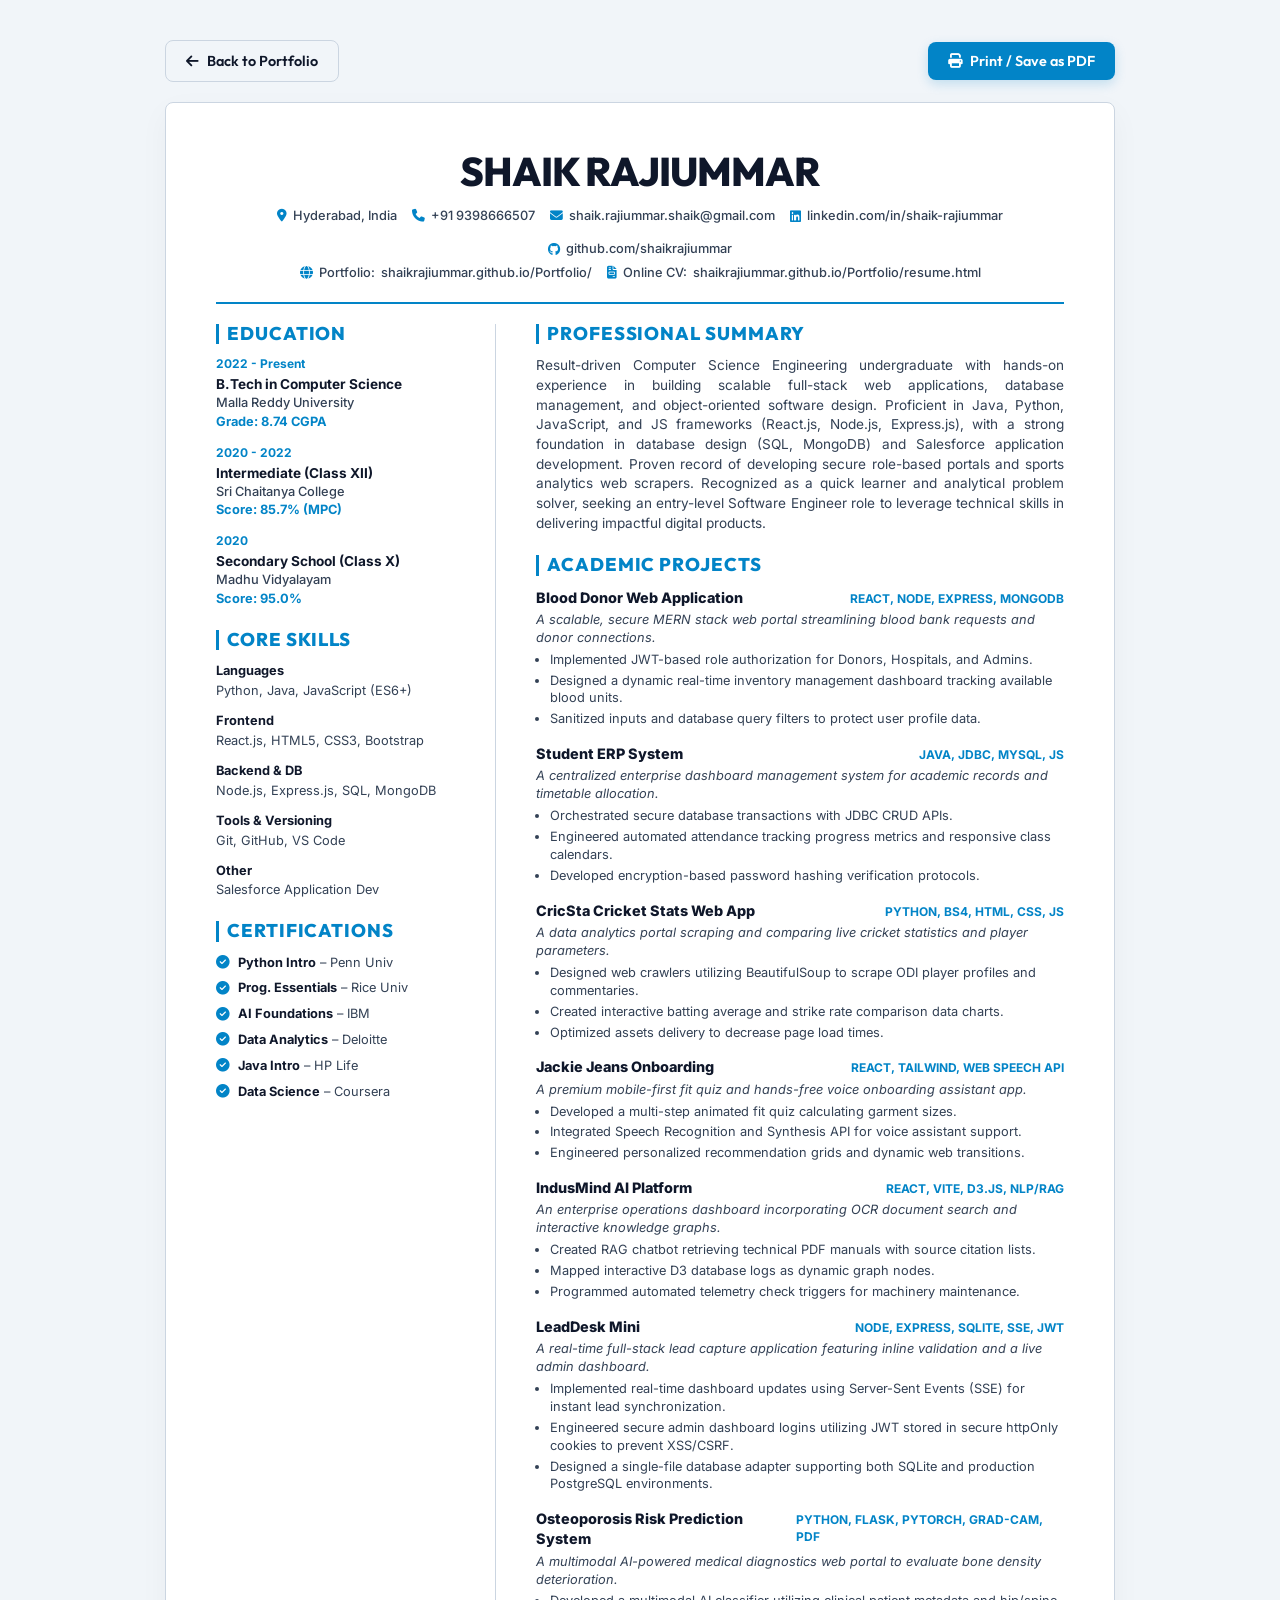
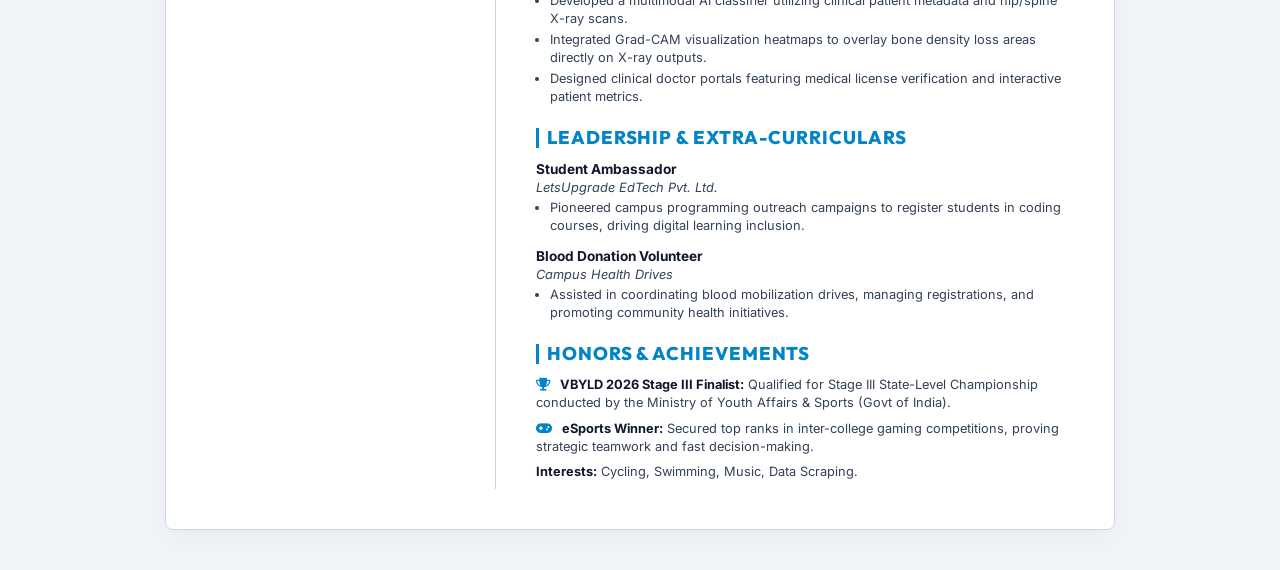
<file: resume.html>
<!DOCTYPE html>
<html lang="en">
<head>
    <meta charset="UTF-8">
    <meta name="viewport" content="width=device-width, initial-scale=1.0">
    <title>Shaik Rajiummar | Resume</title>
    <!-- Premium Google Fonts -->
    <link href="https://fonts.googleapis.com/css2?family=Outfit:wght@300;400;500;600;700;800&family=Inter:wght@300;400;500;600;700&display=swap" rel="stylesheet">
    <link rel="stylesheet" href="https://cdnjs.cloudflare.com/ajax/libs/font-awesome/6.5.2/css/all.min.css"/>
    <style>
        :root {
            --primary: #0f172a; /* Dark Slate */
            --accent: #0284c7;  /* Sky Blue */
            --text-main: #334155;
            --text-dark: #0f172a;
            --bg-body: #f1f5f9;
            --bg-paper: #ffffff;
            --border: #cbd5e1;
        }

        * {
            margin: 0;
            padding: 0;
            box-sizing: border-box;
        }

        body {
            background-color: var(--bg-body);
            color: var(--text-main);
            font-family: 'Inter', sans-serif;
            line-height: 1.4;
            padding: 40px 20px;
        }

        /* Toolbar styles */
        .toolbar {
            max-width: 950px;
            margin: 0 auto 20px auto;
            display: flex;
            justify-content: space-between;
            align-items: center;
        }

        .toolbar-btn {
            display: inline-flex;
            align-items: center;
            gap: 8px;
            padding: 10px 20px;
            border-radius: 8px;
            font-family: 'Outfit', sans-serif;
            font-size: 0.9rem;
            font-weight: 600;
            text-decoration: none;
            transition: all 0.2s;
            cursor: pointer;
        }

        .btn-back {
            background-color: transparent;
            color: var(--text-dark);
            border: 1px solid var(--border);
        }

        .btn-back:hover {
            background-color: var(--border);
            color: var(--primary);
        }

        .btn-print {
            background-color: var(--accent);
            color: #ffffff;
            border: none;
            box-shadow: 0 4px 12px rgba(2, 132, 199, 0.2);
        }

        .btn-print:hover {
            background-color: #0369a1;
            transform: translateY(-1px);
        }

        /* Resume container sheet */
        .resume-container {
            max-width: 950px;
            margin: 0 auto;
            background-color: var(--bg-paper);
            border: 1px solid var(--border);
            border-radius: 8px;
            box-shadow: 0 10px 30px rgba(0, 0, 0, 0.04);
            padding: 40px 50px;
        }

        /* Header / Contact Details */
        header {
            text-align: center;
            border-bottom: 2px solid var(--accent);
            padding-bottom: 20px;
            margin-bottom: 20px;
        }

        header h1 {
            font-family: 'Outfit', sans-serif;
            font-size: 2.5rem;
            font-weight: 800;
            color: var(--text-dark);
            letter-spacing: -0.025em;
            margin-bottom: 8px;
        }

        .contact-info {
            display: flex;
            flex-wrap: wrap;
            justify-content: center;
            align-items: center;
            gap: 15px;
            font-size: 0.8rem;
            color: var(--text-main);
            font-weight: 500;
        }

        .contact-info span {
            display: inline-flex;
            align-items: center;
            gap: 6px;
        }

        .contact-info i {
            color: var(--accent);
        }

        .contact-info a {
            color: var(--text-main);
            text-decoration: none;
            transition: color 0.15s;
        }

        .contact-info a:hover {
            color: var(--accent);
        }

        /* Two-column layout */
        .resume-body {
            display: grid;
            grid-template-columns: 280px 1fr;
            gap: 35px;
        }

        .left-col {
            border-right: 1px solid var(--border);
            padding-right: 25px;
        }

        .right-col {
            padding-left: 5px;
        }

        /* Section layout */
        .resume-section {
            margin-bottom: 22px;
        }

        .section-title {
            font-family: 'Outfit', sans-serif;
            font-size: 1.15rem;
            font-weight: 800;
            color: var(--accent);
            text-transform: uppercase;
            letter-spacing: 0.05em;
            margin-bottom: 12px;
            border-left: 3.5px solid var(--accent);
            padding-left: 8px;
            line-height: 1.1;
        }

        /* Left Column Content */
        .edu-item {
            margin-bottom: 14px;
        }

        .edu-date {
            font-size: 0.75rem;
            font-weight: 700;
            color: var(--accent);
            display: block;
            margin-bottom: 2px;
        }

        .edu-degree {
            font-size: 0.85rem;
            font-weight: 700;
            color: var(--text-dark);
        }

        .edu-institution {
            font-size: 0.8rem;
            font-weight: 500;
            color: var(--text-main);
        }

        .edu-score {
            font-size: 0.8rem;
            font-weight: 700;
            color: var(--accent);
            margin-top: 1px;
        }

        .skill-category {
            margin-bottom: 12px;
        }

        .skill-title {
            font-size: 0.8rem;
            font-weight: 700;
            color: var(--text-dark);
            margin-bottom: 2px;
        }

        .skill-values {
            font-size: 0.8rem;
            color: var(--text-main);
        }

        .cert-item {
            display: flex;
            align-items: center;
            gap: 8px;
            font-size: 0.8rem;
            margin-bottom: 8px;
            color: var(--text-main);
        }

        .cert-item i {
            color: var(--accent);
            font-size: 0.85rem;
        }

        .cert-name {
            font-weight: 700;
            color: var(--text-dark);
        }

        .cert-org {
            color: var(--text-main);
        }

        /* Right Column Content */
        .summary-text {
            font-size: 0.85rem;
            color: var(--text-main);
            text-align: justify;
            line-height: 1.45;
        }

        .project-item {
            margin-bottom: 16px;
        }

        .project-header {
            display: flex;
            justify-content: space-between;
            align-items: baseline;
            margin-bottom: 3px;
        }

        .project-title {
            font-size: 0.9rem;
            font-weight: 800;
            color: var(--text-dark);
        }

        .project-tech {
            font-size: 0.75rem;
            font-weight: 700;
            color: var(--accent);
            text-transform: uppercase;
        }

        .project-desc {
            font-size: 0.8rem;
            color: var(--text-main);
            margin-bottom: 4px;
            font-style: italic;
        }

        .bullet-list {
            margin-left: 14px;
        }

        .bullet-list li {
            font-size: 0.8rem;
            color: var(--text-main);
            margin-bottom: 3px;
            line-height: 1.4;
        }

        .lead-item {
            margin-bottom: 12px;
        }

        .lead-title {
            font-size: 0.85rem;
            font-weight: 700;
            color: var(--text-dark);
        }

        .lead-org {
            font-size: 0.8rem;
            color: var(--text-main);
            font-style: italic;
            margin-bottom: 2px;
        }

        .honor-item {
            margin-bottom: 8px;
            font-size: 0.8rem;
            color: var(--text-main);
            line-height: 1.4;
        }

        .honor-item strong {
            color: var(--text-dark);
        }

        .interest-item {
            font-size: 0.8rem;
            color: var(--text-main);
        }

        .interest-item strong {
            color: var(--text-dark);
        }

        /* Printable overrides */
        @media print {
            body {
                background-color: #ffffff;
                color: #000000;
                padding: 0;
                margin: 0;
            }

            .resume-container {
                border: none;
                box-shadow: none;
                padding: 0;
                max-width: 100%;
            }

            .no-print {
                display: none !important;
            }

            .left-col {
                border-right: 1px solid #cbd5e1;
            }
        }

        /* Responsive override for small screens (on screen only) */
        @media (max-width: 768px) {
            .resume-body {
                grid-template-columns: 1fr;
            }

            .left-col {
                border-right: none;
                padding-right: 0;
                border-bottom: 1px solid var(--border);
                padding-bottom: 20px;
            }
        }
    </style>
</head>
<body>
    <!-- Toolbar (Hidden during print) -->
    <div class="toolbar no-print">
        <a href="index.html" class="toolbar-btn btn-back">
            <i class="fas fa-arrow-left"></i> Back to Portfolio
        </a>
        <button onclick="window.print()" class="toolbar-btn btn-print">
            <i class="fas fa-print"></i> Print / Save as PDF
        </button>
    </div>

    <!-- Printable Resume Paper -->
    <div class="resume-container">
        <header>
            <h1>SHAIK RAJIUMMAR</h1>
            <div class="contact-info">
                <span><i class="fas fa-map-marker-alt"></i> Hyderabad, India</span>
                <span><i class="fas fa-phone"></i> <a href="tel:+919398666507">+91 9398666507</a></span>
                <span><i class="fas fa-envelope"></i> <a href="mailto:shaik.rajiummar.shaik@gmail.com">shaik.rajiummar.shaik@gmail.com</a></span>
                <span><i class="fab fa-linkedin"></i> <a href="https://linkedin.com/in/shaik-rajiummar" target="_blank">linkedin.com/in/shaik-rajiummar</a></span>
                <span><i class="fab fa-github"></i> <a href="https://github.com/shaikrajiummar" target="_blank">github.com/shaikrajiummar</a></span>
            </div>
            <div class="contact-info" style="margin-top: 6px;">
                <span><i class="fas fa-globe"></i> Portfolio: <a href="https://shaikrajiummar.github.io/Portfolio/" target="_blank">shaikrajiummar.github.io/Portfolio/</a></span>
                <span><i class="fas fa-file-invoice"></i> Online CV: <a href="https://shaikrajiummar.github.io/Portfolio/resume.html" target="_blank">shaikrajiummar.github.io/Portfolio/resume.html</a></span>
            </div>
        </header>

        <div class="resume-body">
            <!-- Left Column: Education, Skills, Certifications -->
            <div class="left-col">
                <!-- Education -->
                <div class="resume-section">
                    <h2 class="section-title">Education</h2>
                    
                    <div class="edu-item">
                        <span class="edu-date">2022 - Present</span>
                        <div class="edu-degree">B.Tech in Computer Science</div>
                        <div class="edu-institution">Malla Reddy University</div>
                        <div class="edu-score">Grade: 8.74 CGPA</div>
                    </div>

                    <div class="edu-item">
                        <span class="edu-date">2020 - 2022</span>
                        <div class="edu-degree">Intermediate (Class XII)</div>
                        <div class="edu-institution">Sri Chaitanya College</div>
                        <div class="edu-score">Score: 85.7% (MPC)</div>
                    </div>

                    <div class="edu-item">
                        <span class="edu-date">2020</span>
                        <div class="edu-degree">Secondary School (Class X)</div>
                        <div class="edu-institution">Madhu Vidyalayam</div>
                        <div class="edu-score">Score: 95.0%</div>
                    </div>
                </div>

                <!-- Core Skills -->
                <div class="resume-section">
                    <h2 class="section-title">Core Skills</h2>
                    
                    <div class="skill-category">
                        <div class="skill-title">Languages</div>
                        <div class="skill-values">Python, Java, JavaScript (ES6+)</div>
                    </div>

                    <div class="skill-category">
                        <div class="skill-title">Frontend</div>
                        <div class="skill-values">React.js, HTML5, CSS3, Bootstrap</div>
                    </div>

                    <div class="skill-category">
                        <div class="skill-title">Backend & DB</div>
                        <div class="skill-values">Node.js, Express.js, SQL, MongoDB</div>
                    </div>

                    <div class="skill-category">
                        <div class="skill-title">Tools & Versioning</div>
                        <div class="skill-values">Git, GitHub, VS Code</div>
                    </div>

                    <div class="skill-category">
                        <div class="skill-title">Other</div>
                        <div class="skill-values">Salesforce Application Dev</div>
                    </div>
                </div>

                <!-- Certifications -->
                <div class="resume-section">
                    <h2 class="section-title">Certifications</h2>
                    
                    <div class="cert-item">
                        <i class="fa-solid fa-circle-check"></i>
                        <div><span class="cert-name">Python Intro</span> – Penn Univ</div>
                    </div>
                    <div class="cert-item">
                        <i class="fa-solid fa-circle-check"></i>
                        <div><span class="cert-name">Prog. Essentials</span> – Rice Univ</div>
                    </div>
                    <div class="cert-item">
                        <i class="fa-solid fa-circle-check"></i>
                        <div><span class="cert-name">AI Foundations</span> – IBM</div>
                    </div>
                    <div class="cert-item">
                        <i class="fa-solid fa-circle-check"></i>
                        <div><span class="cert-name">Data Analytics</span> – Deloitte</div>
                    </div>
                    <div class="cert-item">
                        <i class="fa-solid fa-circle-check"></i>
                        <div><span class="cert-name">Java Intro</span> – HP Life</div>
                    </div>
                    <div class="cert-item">
                        <i class="fa-solid fa-circle-check"></i>
                        <div><span class="cert-name">Data Science</span> – Coursera</div>
                    </div>
                </div>
            </div>

            <!-- Right Column: Summary, Projects, Experience, Honors -->
            <div class="right-col">
                <!-- Professional Summary -->
                <div class="resume-section">
                    <h2 class="section-title">Professional Summary</h2>
                    <p class="summary-text">
                        Result-driven Computer Science Engineering undergraduate with hands-on experience in building scalable full-stack web applications, database management, and object-oriented software design. Proficient in Java, Python, JavaScript, and JS frameworks (React.js, Node.js, Express.js), with a strong foundation in database design (SQL, MongoDB) and Salesforce application development. Proven record of developing secure role-based portals and sports analytics web scrapers. Recognized as a quick learner and analytical problem solver, seeking an entry-level Software Engineer role to leverage technical skills in delivering impactful digital products.
                    </p>
                </div>

                <!-- Academic Projects -->
                <div class="resume-section">
                    <h2 class="section-title">Academic Projects</h2>

                    <!-- Blood Donor -->
                    <div class="project-item">
                        <div class="project-header">
                            <span class="project-title">Blood Donor Web Application</span>
                            <span class="project-tech">REACT, NODE, EXPRESS, MONGODB</span>
                        </div>
                        <div class="project-desc">A scalable, secure MERN stack web portal streamlining blood bank requests and donor connections.</div>
                        <ul class="bullet-list">
                            <li>Implemented JWT-based role authorization for Donors, Hospitals, and Admins.</li>
                            <li>Designed a dynamic real-time inventory management dashboard tracking available blood units.</li>
                            <li>Sanitized inputs and database query filters to protect user profile data.</li>
                        </ul>
                    </div>

                    <!-- Student ERP -->
                    <div class="project-item">
                        <div class="project-header">
                            <span class="project-title">Student ERP System</span>
                            <span class="project-tech">JAVA, JDBC, MYSQL, JS</span>
                        </div>
                        <div class="project-desc">A centralized enterprise dashboard management system for academic records and timetable allocation.</div>
                        <ul class="bullet-list">
                            <li>Orchestrated secure database transactions with JDBC CRUD APIs.</li>
                            <li>Engineered automated attendance tracking progress metrics and responsive class calendars.</li>
                            <li>Developed encryption-based password hashing verification protocols.</li>
                        </ul>
                    </div>

                    <!-- CricSta -->
                    <div class="project-item">
                        <div class="project-header">
                            <span class="project-title">CricSta Cricket Stats Web App</span>
                            <span class="project-tech">PYTHON, BS4, HTML, CSS, JS</span>
                        </div>
                        <div class="project-desc">A data analytics portal scraping and comparing live cricket statistics and player parameters.</div>
                        <ul class="bullet-list">
                            <li>Designed web crawlers utilizing BeautifulSoup to scrape ODI player profiles and commentaries.</li>
                            <li>Created interactive batting average and strike rate comparison data charts.</li>
                            <li>Optimized assets delivery to decrease page load times.</li>
                        </ul>
                    </div>

                    <!-- Jackie Jeans -->
                    <div class="project-item">
                        <div class="project-header">
                            <span class="project-title">Jackie Jeans Onboarding</span>
                            <span class="project-tech">REACT, TAILWIND, WEB SPEECH API</span>
                        </div>
                        <div class="project-desc">A premium mobile-first fit quiz and hands-free voice onboarding assistant app.</div>
                        <ul class="bullet-list">
                            <li>Developed a multi-step animated fit quiz calculating garment sizes.</li>
                            <li>Integrated Speech Recognition and Synthesis API for voice assistant support.</li>
                            <li>Engineered personalized recommendation grids and dynamic web transitions.</li>
                        </ul>
                    </div>

                    <!-- IndusMind AI -->
                    <div class="project-item">
                        <div class="project-header">
                            <span class="project-title">IndusMind AI Platform</span>
                            <span class="project-tech">REACT, VITE, D3.JS, NLP/RAG</span>
                        </div>
                        <div class="project-desc">An enterprise operations dashboard incorporating OCR document search and interactive knowledge graphs.</div>
                        <ul class="bullet-list">
                            <li>Created RAG chatbot retrieving technical PDF manuals with source citation lists.</li>
                            <li>Mapped interactive D3 database logs as dynamic graph nodes.</li>
                            <li>Programmed automated telemetry check triggers for machinery maintenance.</li>
                        </ul>
                    </div>

                    <!-- LeadDesk Mini -->
                    <div class="project-item">
                        <div class="project-header">
                            <span class="project-title">LeadDesk Mini</span>
                            <span class="project-tech">NODE, EXPRESS, SQLITE, SSE, JWT</span>
                        </div>
                        <div class="project-desc">A real-time full-stack lead capture application featuring inline validation and a live admin dashboard.</div>
                        <ul class="bullet-list">
                            <li>Implemented real-time dashboard updates using Server-Sent Events (SSE) for instant lead synchronization.</li>
                            <li>Engineered secure admin dashboard logins utilizing JWT stored in secure httpOnly cookies to prevent XSS/CSRF.</li>
                            <li>Designed a single-file database adapter supporting both SQLite and production PostgreSQL environments.</li>
                        </ul>
                    </div>

                    <!-- Osteoporosis Risk Prediction -->
                    <div class="project-item">
                        <div class="project-header">
                            <span class="project-title">Osteoporosis Risk Prediction System</span>
                            <span class="project-tech">PYTHON, FLASK, PYTORCH, GRAD-CAM, PDF</span>
                        </div>
                        <div class="project-desc">A multimodal AI-powered medical diagnostics web portal to evaluate bone density deterioration.</div>
                        <ul class="bullet-list">
                            <li>Developed a multimodal AI classifier utilizing clinical patient metadata and hip/spine X-ray scans.</li>
                            <li>Integrated Grad-CAM visualization heatmaps to overlay bone density loss areas directly on X-ray outputs.</li>
                            <li>Designed clinical doctor portals featuring medical license verification and interactive patient metrics.</li>
                        </ul>
                    </div>
                </div>

                <!-- Leadership & Extra-Curriculars -->
                <div class="resume-section">
                    <h2 class="section-title">Leadership & Extra-Curriculars</h2>
                    
                    <div class="lead-item">
                        <div class="lead-title">Student Ambassador</div>
                        <div class="lead-org">LetsUpgrade EdTech Pvt. Ltd.</div>
                        <ul class="bullet-list">
                            <li>Pioneered campus programming outreach campaigns to register students in coding courses, driving digital learning inclusion.</li>
                        </ul>
                    </div>

                    <div class="lead-item">
                        <div class="lead-title">Blood Donation Volunteer</div>
                        <div class="lead-org">Campus Health Drives</div>
                        <ul class="bullet-list">
                            <li>Assisted in coordinating blood mobilization drives, managing registrations, and promoting community health initiatives.</li>
                        </ul>
                    </div>
                </div>

                <!-- Honors & Achievements -->
                <div class="resume-section" style="margin-bottom: 0;">
                    <h2 class="section-title">Honors & Achievements</h2>
                    <div class="honor-item">
                        <i class="fas fa-trophy" style="color: var(--accent); margin-right: 6px;"></i>
                        <strong>VBYLD 2026 Stage III Finalist:</strong> Qualified for Stage III State-Level Championship conducted by the Ministry of Youth Affairs & Sports (Govt of India).
                    </div>
                    <div class="honor-item">
                        <i class="fas fa-gamepad" style="color: var(--accent); margin-right: 6px;"></i>
                        <strong>eSports Winner:</strong> Secured top ranks in inter-college gaming competitions, proving strategic teamwork and fast decision-making.
                    </div>
                    <div class="honor-item" style="margin-top: 6px;">
                        <strong>Interests:</strong> Cycling, Swimming, Music, Data Scraping.
                    </div>
                </div>
            </div>
        </div>
    </div>
</body>
</html>
</file>
<file: style.css>
/* ==========================================================================
   DESIGN SYSTEM & VARIABLES
   ========================================================================== */

:root {
    /* Fonts */
    --font-primary: 'Outfit', -apple-system, BlinkMacSystemFont, 'Segoe UI', Roboto, Oxygen, Ubuntu, Cantarell, sans-serif;
    
    /* Transitions */
    --transition-fast: 0.2s cubic-bezier(0.4, 0, 0.2, 1);
    --transition-smooth: 0.4s cubic-bezier(0.4, 0, 0.2, 1);
    --transition-slow: 0.8s cubic-bezier(0.4, 0, 0.2, 1);
    
    /* Shadows */
    --shadow-sm: 0 2px 8px rgba(0, 0, 0, 0.04);
    --shadow-md: 0 10px 30px rgba(0, 0, 0, 0.06);
    --shadow-lg: 0 20px 40px rgba(0, 0, 0, 0.1);
    --shadow-glass: 0 8px 32px 0 rgba(31, 38, 135, 0.07);

    /* Light Theme Palette (Default) */
    --bg-primary: #f8fafc;
    --bg-secondary: #ffffff;
    --bg-tertiary: #f1f5f9;
    --text-primary: #0f172a;
    --text-secondary: #475569;
    --text-tertiary: #94a3b8;
    --primary-color: #0284c7;
    --primary-hover: #0369a1;
    --primary-light: #e0f2fe;
    --accent-color: #6366f1;
    --accent-light: #e0e7ff;
    --border-color: #e2e8f0;
    --glass-bg: rgba(255, 255, 255, 0.7);
    --glass-border: rgba(255, 255, 255, 0.5);
    --success-color: #10b981;
    --error-color: #ef4444;
}

/* Dark Theme Variables Override */
.dark-theme {
    --bg-primary: #0b0f19;
    --bg-secondary: #111827;
    --bg-tertiary: #1f2937;
    --text-primary: #f9fafb;
    --text-secondary: #9ca3af;
    --text-tertiary: #6b7280;
    --primary-color: #38bdf8;
    --primary-hover: #0ea5e9;
    --primary-light: rgba(56, 189, 248, 0.1);
    --accent-color: #818cf8;
    --accent-light: rgba(129, 140, 248, 0.15);
    --border-color: #1f2937;
    --glass-bg: rgba(17, 24, 39, 0.75);
    --glass-border: rgba(255, 255, 255, 0.05);
    --shadow-md: 0 10px 30px rgba(0, 0, 0, 0.3);
    --shadow-lg: 0 20px 40px rgba(0, 0, 0, 0.4);
    --shadow-glass: 0 8px 32px 0 rgba(0, 0, 0, 0.37);
}

/* ==========================================================================
   RESET & ROOT STYLES
   ========================================================================== */

* {
    margin: 0;
    padding: 0;
    box-sizing: border-box;
}

html {
    scroll-behavior: smooth;
    font-size: 16px;
}

body {
    font-family: var(--font-primary);
    background-color: var(--bg-primary);
    color: var(--text-primary);
    line-height: 1.6;
    overflow-x: hidden;
    transition: background-color var(--transition-smooth), color var(--transition-smooth);
}

a {
    color: inherit;
    text-decoration: none;
    transition: color var(--transition-fast);
}

button {
    font-family: inherit;
    border: none;
    background: none;
    cursor: pointer;
}

img {
    max-width: 100%;
    height: auto;
    display: block;
}

/* Custom Scrollbar */
::-webkit-scrollbar {
    width: 8px;
}

::-webkit-scrollbar-track {
    background: var(--bg-primary);
}

::-webkit-scrollbar-thumb {
    background: var(--border-color);
    border-radius: 4px;
}

::-webkit-scrollbar-thumb:hover {
    background: var(--text-tertiary);
}

/* Container Utility */
.container {
    width: 100%;
    max-width: 1200px;
    margin: 0 auto;
    padding: 0 24px;
}

/* Section Common Styles */
section {
    padding: 100px 0;
}

.section-header {
    text-align: center;
    margin-bottom: 60px;
}

.section-tagline {
    font-size: 0.875rem;
    font-weight: 700;
    text-transform: uppercase;
    letter-spacing: 0.15em;
    color: var(--primary-color);
    display: inline-block;
    margin-bottom: 12px;
}

.section-title {
    font-size: 2.25rem;
    font-weight: 800;
    line-height: 1.2;
    color: var(--text-primary);
}

/* Card Utility */
.card {
    background-color: var(--bg-secondary);
    border: 1px solid var(--border-color);
    border-radius: 20px;
    box-shadow: var(--shadow-sm);
    transition: transform var(--transition-smooth), box-shadow var(--transition-smooth), border-color var(--transition-smooth), background-color var(--transition-smooth);
}

.card:hover {
    transform: translateY(-5px);
    box-shadow: var(--shadow-md);
    border-color: var(--primary-color);
}

/* Button UI Components */
.btn {
    display: inline-flex;
    align-items: center;
    justify-content: center;
    gap: 8px;
    padding: 12px 28px;
    border-radius: 12px;
    font-size: 1rem;
    font-weight: 600;
    transition: transform var(--transition-fast), background-color var(--transition-fast), color var(--transition-fast), box-shadow var(--transition-fast);
}

.btn-primary {
    background-color: var(--primary-color);
    color: #ffffff;
    box-shadow: 0 4px 14px rgba(2, 132, 199, 0.3);
}

.btn-primary:hover {
    background-color: var(--primary-hover);
    transform: translateY(-2px);
    box-shadow: 0 6px 20px rgba(2, 132, 199, 0.4);
}

.btn-secondary {
    background-color: var(--bg-secondary);
    color: var(--text-primary);
    border: 1px solid var(--border-color);
}

.btn-secondary:hover {
    background-color: var(--bg-tertiary);
    transform: translateY(-2px);
}

.btn-outline {
    border: 1px solid var(--primary-color);
    color: var(--primary-color);
    padding: 8px 18px;
    font-size: 0.875rem;
    border-radius: 8px;
}

.btn-outline:hover {
    background-color: var(--primary-color);
    color: #ffffff;
}

.btn-link {
    color: var(--text-secondary);
    font-size: 0.875rem;
    display: inline-flex;
    align-items: center;
    gap: 4px;
}

.btn-link:hover {
    color: var(--primary-color);
}

.btn-sm {
    padding: 8px 16px;
    font-size: 0.875rem;
}

/* Gradient and Glassmorphism Helpers */
.gradient-text {
    background: linear-gradient(135deg, var(--primary-color), var(--accent-color));
    -webkit-background-clip: text;
    -webkit-text-fill-color: transparent;
    display: inline-block;
}

.glass-panel {
    background: var(--glass-bg);
    backdrop-filter: blur(12px);
    -webkit-backdrop-filter: blur(12px);
    border: 1px solid var(--glass-border);
    box-shadow: var(--shadow-glass);
}

/* ==========================================================================
   NAVIGATION BAR
   ========================================================================== */

.navbar {
    position: fixed;
    top: 0;
    left: 0;
    width: 100%;
    z-index: 1000;
    height: 80px;
    background: var(--glass-bg);
    backdrop-filter: blur(12px);
    -webkit-backdrop-filter: blur(12px);
    border-bottom: 1px solid var(--glass-border);
    box-shadow: var(--shadow-sm);
    transition: background-color var(--transition-smooth), height var(--transition-smooth);
}

.navbar.scrolled {
    height: 70px;
    background: var(--bg-secondary);
    box-shadow: var(--shadow-md);
}

.nav-container {
    max-width: 1200px;
    margin: 0 auto;
    padding: 0 24px;
    height: 100%;
    display: flex;
    align-items: center;
    justify-content: space-between;
}

.nav-logo {
    font-size: 1.5rem;
    font-weight: 800;
    color: var(--text-primary);
}

.nav-logo span {
    color: var(--primary-color);
}

.nav-menu {
    display: flex;
    align-items: center;
    gap: 32px;
}

.nav-link {
    font-size: 0.95rem;
    font-weight: 500;
    color: var(--text-secondary);
    position: relative;
    padding: 6px 0;
}

.nav-link::after {
    content: '';
    position: absolute;
    bottom: 0;
    left: 0;
    width: 0;
    height: 2px;
    background-color: var(--primary-color);
    transition: width var(--transition-fast);
}

.nav-link:hover {
    color: var(--primary-color);
}

.nav-link:hover::after {
    width: 100%;
}

.nav-actions {
    display: flex;
    align-items: center;
    gap: 16px;
}

.theme-toggle {
    width: 44px;
    height: 44px;
    border-radius: 12px;
    background-color: var(--bg-tertiary);
    color: var(--text-primary);
    display: flex;
    align-items: center;
    justify-content: center;
    font-size: 1.2rem;
    transition: background-color var(--transition-fast), transform var(--transition-fast);
}

.theme-toggle:hover {
    background-color: var(--border-color);
    transform: scale(1.05);
}

.mobile-menu-toggle {
    display: none;
    width: 44px;
    height: 44px;
    border-radius: 12px;
    background-color: var(--bg-tertiary);
    color: var(--text-primary);
    font-size: 1.2rem;
    align-items: center;
    justify-content: center;
}

/* Mobile Nav Overlay Menu */
.mobile-nav-overlay {
    position: fixed;
    top: 0;
    left: 0;
    width: 100%;
    height: 100%;
    background-color: var(--bg-secondary);
    z-index: 2000;
    display: flex;
    align-items: center;
    justify-content: center;
    transform: translateY(-100%);
    transition: transform var(--transition-smooth);
}

.mobile-nav-overlay.open {
    transform: translateY(0);
}

.mobile-menu-close {
    position: absolute;
    top: 24px;
    right: 24px;
    font-size: 2.5rem;
    color: var(--text-primary);
}

.mobile-nav-links {
    display: flex;
    flex-direction: column;
    align-items: center;
    gap: 32px;
}

.mobile-link {
    font-size: 1.75rem;
    font-weight: 700;
    color: var(--text-primary);
}

.mobile-link:hover {
    color: var(--primary-color);
}

/* ==========================================================================
   HERO SECTION
   ========================================================================== */

.hero-section {
    min-height: 100vh;
    display: flex;
    align-items: center;
    position: relative;
    padding-top: 120px;
    padding-bottom: 80px;
    background: radial-gradient(circle at 10% 20%, var(--primary-light) 0%, transparent 40%),
                radial-gradient(circle at 90% 80%, var(--accent-light) 0%, transparent 40%);
}

.hero-container {
    max-width: 1200px;
    margin: 0 auto;
    padding: 0 24px;
    display: grid;
    grid-template-columns: 1.1fr 0.9fr;
    gap: 60px;
    align-items: center;
}

.hero-badge {
    display: inline-flex;
    align-items: center;
    gap: 10px;
    background-color: var(--bg-secondary);
    border: 1px solid var(--border-color);
    padding: 8px 16px;
    border-radius: 30px;
    font-size: 0.85rem;
    font-weight: 600;
    color: var(--text-secondary);
    margin-bottom: 24px;
    box-shadow: var(--shadow-sm);
}

.pulse-dot {
    width: 8px;
    height: 8px;
    border-radius: 50%;
    background-color: var(--success-color);
    position: relative;
}

.pulse-dot::after {
    content: '';
    position: absolute;
    top: 0;
    left: 0;
    width: 100%;
    height: 100%;
    border-radius: 50%;
    background-color: var(--success-color);
    animation: pulse 1.5s infinite;
}

@keyframes pulse {
    0% {
        transform: scale(1);
        opacity: 1;
    }
    100% {
        transform: scale(2.5);
        opacity: 0;
    }
}

.hero-title {
    font-size: 3.5rem;
    font-weight: 800;
    line-height: 1.1;
    margin-bottom: 16px;
    color: var(--text-primary);
}

.hero-subtitle {
    font-size: 1.5rem;
    font-weight: 600;
    color: var(--text-secondary);
    margin-bottom: 24px;
}

.hero-description {
    font-size: 1.1rem;
    color: var(--text-secondary);
    margin-bottom: 36px;
    max-width: 600px;
}

.hero-buttons {
    display: flex;
    gap: 16px;
    flex-wrap: wrap;
    margin-bottom: 40px;
}

.social-links {
    display: flex;
    gap: 16px;
}

.social-link {
    width: 48px;
    height: 48px;
    border-radius: 12px;
    background-color: var(--bg-secondary);
    border: 1px solid var(--border-color);
    color: var(--text-secondary);
    display: flex;
    align-items: center;
    justify-content: center;
    font-size: 1.25rem;
    box-shadow: var(--shadow-sm);
    transition: transform var(--transition-fast), background-color var(--transition-fast), color var(--transition-fast);
}

.social-link:hover {
    transform: translateY(-3px);
    background-color: var(--primary-color);
    color: #ffffff;
    border-color: var(--primary-color);
}

/* Profile Avatar Section */
.hero-image-wrapper {
    position: relative;
    display: flex;
    justify-content: center;
    align-items: center;
}

.profile-card {
    position: relative;
    background: var(--bg-secondary);
    border: 1px solid var(--border-color);
    border-radius: 40px;
    padding: 24px;
    box-shadow: var(--shadow-lg);
    z-index: 2;
    transition: transform var(--transition-smooth);
}

.profile-card:hover {
    transform: translateY(-8px) rotate(1deg);
}

.profile-image-container {
    position: relative;
    border-radius: 30px;
    overflow: visible;
    width: 320px;
    height: 320px;
}

.profile-img {
    width: 100%;
    height: 100%;
    object-fit: cover;
    border-radius: 30px;
    background: var(--bg-tertiary);
}

/* Floating Badges */
.floating-badge {
    position: absolute;
    background: var(--glass-bg);
    backdrop-filter: blur(8px);
    -webkit-backdrop-filter: blur(8px);
    border: 1px solid var(--glass-border);
    padding: 12px 18px;
    border-radius: 16px;
    box-shadow: var(--shadow-md);
    display: flex;
    flex-direction: column;
    z-index: 10;
    animation: float-badge 6s ease-in-out infinite;
}

.badge-top-left {
    top: -20px;
    left: -40px;
    animation-delay: 0s;
}

.badge-bottom-right {
    bottom: -20px;
    right: -40px;
    animation-delay: 3s;
}

.badge-num {
    font-size: 1.5rem;
    font-weight: 800;
    color: var(--primary-color);
    line-height: 1;
    margin-bottom: 2px;
}

.badge-txt {
    font-size: 0.75rem;
    font-weight: 600;
    color: var(--text-secondary);
    white-space: nowrap;
}

@keyframes float-badge {
    0%, 100% {
        transform: translateY(0);
    }
    50% {
        transform: translateY(-12px);
    }
}

/* Scroll Hint Indicator */
.scroll-indicator {
    position: absolute;
    bottom: 30px;
    left: 50%;
    transform: translateX(-50%);
    z-index: 5;
}

.mouse-wheel {
    width: 26px;
    height: 44px;
    border-radius: 13px;
    border: 2px solid var(--text-tertiary);
    display: block;
    position: relative;
}

.mouse-wheel::after {
    content: '';
    width: 6px;
    height: 6px;
    background-color: var(--primary-color);
    border-radius: 50%;
    position: absolute;
    top: 8px;
    left: 50%;
    transform: translateX(-50%);
    animation: scroll-dot 1.8s infinite;
}

@keyframes scroll-dot {
    0% {
        opacity: 1;
        top: 8px;
    }
    50% {
        opacity: 0.5;
        top: 18px;
    }
    100% {
        opacity: 0;
        top: 24px;
    }
}

/* ==========================================================================
   ABOUT & STATS SECTION
   ========================================================================== */

.about-section {
    background-color: var(--bg-tertiary);
    transition: background-color var(--transition-smooth);
}

.about-grid {
    display: grid;
    grid-template-columns: 1fr 1fr;
    gap: 40px;
    align-items: stretch;
}

.about-text-card {
    padding: 40px;
    display: flex;
    flex-direction: column;
    justify-content: center;
}

.about-para {
    font-size: 1.05rem;
    color: var(--text-secondary);
    margin-bottom: 20px;
}

.about-para:last-child {
    margin-bottom: 0;
}

.stats-panel {
    display: grid;
    grid-template-columns: 1fr 1fr;
    gap: 20px;
}

.stat-item {
    padding: 30px;
    text-align: center;
    display: flex;
    flex-direction: column;
    align-items: center;
    justify-content: center;
}

.stat-icon {
    font-size: 2rem;
    color: var(--primary-color);
    margin-bottom: 12px;
}

.stat-value {
    font-size: 2.25rem;
    font-weight: 800;
    color: var(--text-primary);
    margin-bottom: 4px;
}

.stat-label {
    font-size: 0.875rem;
    font-weight: 600;
    color: var(--text-secondary);
}

/* ==========================================================================
   EDUCATION TIMELINE SECTION
   ========================================================================== */

.timeline {
    position: relative;
    max-width: 800px;
    margin: 0 auto;
    padding: 20px 0;
}

.timeline::after {
    content: '';
    position: absolute;
    width: 2px;
    background-color: var(--border-color);
    top: 0;
    bottom: 0;
    left: 40px;
    margin-left: -1px;
}

.timeline-item {
    position: relative;
    margin-bottom: 50px;
    padding-left: 80px;
}

.timeline-item:last-child {
    margin-bottom: 0;
}

.timeline-marker {
    position: absolute;
    left: 20px;
    top: 0;
    z-index: 5;
}

.timeline-dot {
    width: 40px;
    height: 40px;
    border-radius: 50%;
    background-color: var(--primary-light);
    border: 2px solid var(--primary-color);
    color: var(--primary-color);
    display: flex;
    align-items: center;
    justify-content: center;
    font-size: 0.95rem;
}

.timeline-card {
    padding: 30px;
}

.timeline-date {
    font-size: 0.85rem;
    font-weight: 700;
    color: var(--primary-color);
    background-color: var(--primary-light);
    padding: 4px 12px;
    border-radius: 30px;
    display: inline-block;
    margin-bottom: 12px;
}

.timeline-title {
    font-size: 1.25rem;
    font-weight: 700;
    color: var(--text-primary);
    margin-bottom: 4px;
}

.timeline-subtitle {
    font-size: 1rem;
    font-weight: 600;
    color: var(--text-secondary);
    margin-bottom: 8px;
}

.timeline-institution {
    font-size: 0.95rem;
    color: var(--text-secondary);
    margin-bottom: 16px;
}

.timeline-score-badge {
    display: inline-flex;
    align-items: center;
    gap: 8px;
    border-radius: 8px;
    background-color: var(--bg-tertiary);
    padding: 8px 14px;
    border: 1px solid var(--border-color);
}

.score-label {
    font-size: 0.8rem;
    font-weight: 600;
    color: var(--text-tertiary);
    text-transform: uppercase;
}

.score-val {
    font-size: 0.95rem;
    font-weight: 700;
    color: var(--primary-color);
}

/* ==========================================================================
   SKILLS SECTION
   ========================================================================== */

.skills-section {
    background-color: var(--bg-secondary);
    transition: background-color var(--transition-smooth);
}

.skills-filter-container {
    display: flex;
    justify-content: center;
    gap: 12px;
    margin-bottom: 48px;
    flex-wrap: wrap;
}

.filter-btn {
    padding: 10px 22px;
    border-radius: 12px;
    font-size: 0.95rem;
    font-weight: 600;
    background-color: var(--bg-tertiary);
    color: var(--text-secondary);
    border: 1px solid var(--border-color);
    transition: background-color var(--transition-fast), color var(--transition-fast), border-color var(--transition-fast), transform var(--transition-fast);
}

.filter-btn:hover {
    background-color: var(--border-color);
    transform: translateY(-1px);
}

.filter-btn.active {
    background-color: var(--primary-color);
    color: #ffffff;
    border-color: var(--primary-color);
    box-shadow: 0 4px 12px rgba(2, 132, 199, 0.2);
}

.skills-grid {
    display: grid;
    grid-template-columns: repeat(auto-fill, minmax(220px, 1fr));
    gap: 24px;
}

.skill-card-wrapper {
    transition: opacity var(--transition-smooth), transform var(--transition-smooth);
}

.skill-card-wrapper.hidden {
    display: none;
    opacity: 0;
}

.skill-card {
    padding: 24px;
    display: flex;
    flex-direction: column;
    align-items: center;
    text-align: center;
}

.skill-icon-box {
    width: 60px;
    height: 60px;
    border-radius: 16px;
    background-color: var(--primary-light);
    color: var(--primary-color);
    display: flex;
    align-items: center;
    justify-content: center;
    font-size: 1.75rem;
    margin-bottom: 16px;
}

.skill-name {
    font-size: 1.1rem;
    font-weight: 700;
    color: var(--text-primary);
    margin-bottom: 12px;
}

.skill-progress-bar {
    width: 100%;
    height: 6px;
    background-color: var(--bg-tertiary);
    border-radius: 3px;
    overflow: hidden;
    margin-bottom: 10px;
}

.progress-fill {
    height: 100%;
    background: linear-gradient(90deg, var(--primary-color), var(--accent-color));
    border-radius: 3px;
    display: block;
}

.skill-level {
    font-size: 0.8rem;
    font-weight: 600;
    color: var(--text-secondary);
}

/* ==========================================================================
   PROJECTS SECTION
   ========================================================================== */

.projects-section {
    background-color: var(--bg-primary);
}

.projects-grid {
    display: grid;
    grid-template-columns: repeat(auto-fit, minmax(340px, 1fr));
    gap: 32px;
}

.project-card {
    display: flex;
    flex-direction: column;
    height: 100%;
    overflow: hidden;
}

.project-media {
    position: relative;
    height: 220px;
    overflow: hidden;
    background-color: var(--bg-tertiary);
}

.project-img {
    width: 100%;
    height: 100%;
    object-fit: cover;
    transition: transform var(--transition-smooth);
}

.project-card:hover .project-img {
    transform: scale(1.05);
}

.project-overlay {
    position: absolute;
    top: 16px;
    left: 16px;
    z-index: 5;
}

.project-category {
    font-size: 0.75rem;
    font-weight: 700;
    text-transform: uppercase;
    letter-spacing: 0.05em;
    background-color: var(--glass-bg);
    backdrop-filter: blur(8px);
    -webkit-backdrop-filter: blur(8px);
    border: 1px solid var(--glass-border);
    color: var(--text-primary);
    padding: 6px 12px;
    border-radius: 30px;
}

.project-info {
    padding: 24px;
    display: flex;
    flex-direction: column;
    flex-grow: 1;
}

.project-title {
    font-size: 1.35rem;
    font-weight: 700;
    margin-bottom: 8px;
    color: var(--text-primary);
}

.project-summary {
    font-size: 0.95rem;
    color: var(--text-secondary);
    margin-bottom: 20px;
    flex-grow: 1;
}

.project-tags {
    display: flex;
    flex-wrap: wrap;
    gap: 8px;
    margin-bottom: 24px;
}

.project-tags span {
    font-size: 0.75rem;
    font-weight: 600;
    background-color: var(--bg-tertiary);
    color: var(--text-secondary);
    border: 1px solid var(--border-color);
    padding: 4px 10px;
    border-radius: 30px;
}

.project-ctas {
    display: flex;
    align-items: center;
    justify-content: space-between;
    border-top: 1px solid var(--border-color);
    padding-top: 16px;
    margin-top: auto;
}

/* ==========================================================================
   MODAL DIALOG LAYOUT
   ========================================================================== */

.modal-overlay {
    position: fixed;
    top: 0;
    left: 0;
    width: 100%;
    height: 100%;
    background-color: rgba(15, 23, 42, 0.6);
    backdrop-filter: blur(8px);
    -webkit-backdrop-filter: blur(8px);
    z-index: 3000;
    display: flex;
    align-items: center;
    justify-content: center;
    opacity: 0;
    pointer-events: none;
    transition: opacity var(--transition-smooth);
    padding: 20px;
}

.modal-overlay.open {
    opacity: 1;
    pointer-events: auto;
}

.modal-content {
    width: 100%;
    max-width: 750px;
    max-height: 85vh;
    overflow-y: auto;
    position: relative;
    padding: 40px;
    animation: modal-zoom 0.4s cubic-bezier(0.34, 1.56, 0.64, 1);
}

@keyframes modal-zoom {
    from {
        transform: scale(0.9) translateY(20px);
        opacity: 0;
    }
    to {
        transform: scale(1) translateY(0);
        opacity: 1;
    }
}

.modal-close-btn {
    position: absolute;
    top: 24px;
    right: 24px;
    font-size: 2rem;
    color: var(--text-secondary);
    width: 40px;
    height: 40px;
    border-radius: 50%;
    display: flex;
    align-items: center;
    justify-content: center;
    background-color: var(--bg-tertiary);
    transition: background-color var(--transition-fast), color var(--transition-fast);
}

.modal-close-btn:hover {
    background-color: var(--border-color);
    color: var(--text-primary);
}

.modal-project-img {
    width: 100%;
    height: 320px;
    object-fit: cover;
    border-radius: 16px;
    margin-bottom: 24px;
}

.modal-project-title {
    font-size: 1.85rem;
    font-weight: 800;
    margin-bottom: 12px;
    color: var(--text-primary);
}

.modal-project-tags {
    display: flex;
    flex-wrap: wrap;
    gap: 8px;
    margin-bottom: 24px;
}

.modal-project-tags span {
    font-size: 0.8rem;
    font-weight: 600;
    background-color: var(--primary-light);
    color: var(--primary-color);
    padding: 6px 12px;
    border-radius: 30px;
}

.modal-project-desc {
    font-size: 1.05rem;
    color: var(--text-secondary);
    line-height: 1.8;
    margin-bottom: 24px;
}

.modal-features-title {
    font-size: 1.2rem;
    font-weight: 700;
    margin-bottom: 12px;
    color: var(--text-primary);
}

.modal-features-list {
    margin-left: 20px;
    margin-bottom: 30px;
    color: var(--text-secondary);
}

.modal-features-list li {
    margin-bottom: 8px;
    font-size: 1rem;
}

.modal-actions {
    display: flex;
    gap: 16px;
}

/* ==========================================================================
   CERTIFICATIONS SECTION
   ========================================================================== */

.certifications-section {
    background-color: var(--bg-tertiary);
    transition: background-color var(--transition-smooth);
}

.certifications-grid {
    display: grid;
    grid-template-columns: repeat(auto-fit, minmax(280px, 1fr));
    gap: 24px;
}

.cert-card {
    padding: 30px;
    display: flex;
    flex-direction: column;
    align-items: center;
    text-align: center;
}

.cert-icon-wrapper {
    width: 64px;
    height: 64px;
    border-radius: 50%;
    background-color: var(--accent-light);
    color: var(--accent-color);
    display: flex;
    align-items: center;
    justify-content: center;
    font-size: 1.5rem;
    margin-bottom: 20px;
}

.cert-title {
    font-size: 1.15rem;
    font-weight: 700;
    color: var(--text-primary);
    margin-bottom: 8px;
}

.cert-issuer {
    font-size: 0.9rem;
    color: var(--text-secondary);
    margin-bottom: 16px;
    flex-grow: 1;
}

.cert-badge-bottom {
    font-size: 0.75rem;
    font-weight: 700;
    color: var(--success-color);
    background-color: rgba(16, 185, 129, 0.1);
    padding: 6px 14px;
    border-radius: 30px;
    text-transform: uppercase;
    letter-spacing: 0.05em;
}

/* ==========================================================================
   LEADERSHIP & ACHIEVEMENTS SECTION
   ========================================================================== */

.leadership-section {
    background-color: var(--bg-secondary);
    transition: background-color var(--transition-smooth);
}

.leadership-achievements-container {
    display: grid;
    grid-template-columns: 1fr 1fr;
    gap: 40px;
}

.sub-column-title {
    font-size: 1.5rem;
    font-weight: 800;
    margin-bottom: 24px;
    display: flex;
    align-items: center;
    gap: 10px;
    color: var(--text-primary);
}

.sub-column-title i {
    color: var(--primary-color);
}

.lead-item-card, .achievement-item-card {
    padding: 30px;
    margin-bottom: 24px;
}

.lead-item-card:last-child, .achievement-item-card:last-child {
    margin-bottom: 0;
}

.lead-header, .achievement-header {
    display: flex;
    align-items: center;
    gap: 16px;
    margin-bottom: 16px;
}

.lead-logo, .ach-logo {
    width: 48px;
    height: 48px;
    border-radius: 12px;
    background-color: var(--primary-light);
    color: var(--primary-color);
    display: flex;
    align-items: center;
    justify-content: center;
    font-size: 1.2rem;
}

.lead-title, .ach-title {
    font-size: 1.15rem;
    font-weight: 700;
    color: var(--text-primary);
}

.lead-org, .ach-org {
    font-size: 0.85rem;
    font-weight: 600;
    color: var(--text-secondary);
}

.lead-desc, .ach-desc {
    font-size: 0.95rem;
    color: var(--text-secondary);
}

/* ==========================================================================
   BEYOND TECH / INTERESTS SECTION
   ========================================================================== */

.interests-section {
    background-color: var(--bg-primary);
}

.interests-grid {
    display: grid;
    grid-template-columns: repeat(auto-fit, minmax(280px, 1fr));
    gap: 24px;
}

.interest-box {
    padding: 40px;
    text-align: center;
}

.interest-icon {
    font-size: 2.5rem;
    color: var(--primary-color);
    margin-bottom: 16px;
}

.interest-title {
    font-size: 1.25rem;
    font-weight: 700;
    margin-bottom: 8px;
}

.interest-desc {
    font-size: 0.95rem;
    color: var(--text-secondary);
}

/* ==========================================================================
   CONTACT SECTION
   ========================================================================== */

.contact-section {
    background-color: var(--bg-tertiary);
    transition: background-color var(--transition-smooth);
}

.contact-card {
    padding: 0;
    overflow: hidden;
}

.contact-grid {
    display: grid;
    grid-template-columns: 0.95fr 1.05fr;
}

.contact-info-panel {
    background: linear-gradient(135deg, var(--bg-secondary), var(--bg-tertiary));
    padding: 60px;
    border-right: 1px solid var(--border-color);
    display: flex;
    flex-direction: column;
    justify-content: center;
}

.contact-heading {
    font-size: 2.5rem;
    font-weight: 800;
    line-height: 1.1;
    margin-bottom: 20px;
}

.contact-lead {
    font-size: 1.05rem;
    color: var(--text-secondary);
    margin-bottom: 40px;
}

.contact-details-list {
    display: flex;
    flex-direction: column;
    gap: 28px;
}

.details-item {
    display: flex;
    align-items: center;
    gap: 20px;
}

.details-icon {
    width: 52px;
    height: 52px;
    border-radius: 14px;
    background-color: var(--primary-light);
    color: var(--primary-color);
    display: flex;
    align-items: center;
    justify-content: center;
    font-size: 1.25rem;
}

.details-text {
    display: flex;
    flex-direction: column;
}

.details-text span:first-child {
    font-size: 0.8rem;
    font-weight: 600;
    color: var(--text-tertiary);
    text-transform: uppercase;
}

.details-text a, .details-text span:last-child {
    font-size: 1rem;
    font-weight: 700;
    color: var(--text-primary);
}

.details-text a:hover {
    color: var(--primary-color);
}

/* Contact Form Side */
.contact-form-panel {
    padding: 60px;
    background-color: var(--bg-secondary);
    display: flex;
    flex-direction: column;
    justify-content: center;
}

.form-group {
    position: relative;
    margin-bottom: 24px;
}

.form-label {
    display: block;
    font-size: 0.875rem;
    font-weight: 600;
    color: var(--text-secondary);
    margin-bottom: 8px;
}

.form-input {
    width: 100%;
    padding: 14px 18px;
    border-radius: 12px;
    border: 1px solid var(--border-color);
    background-color: var(--bg-primary);
    color: var(--text-primary);
    font-family: inherit;
    font-size: 1rem;
    transition: border-color var(--transition-fast), background-color var(--transition-fast);
}

.form-input:focus {
    outline: none;
    border-color: var(--primary-color);
    background-color: var(--bg-secondary);
}

.form-textarea {
    min-height: 150px;
    resize: vertical;
}

.error-msg {
    position: absolute;
    bottom: -18px;
    left: 0;
    font-size: 0.75rem;
    color: var(--error-color);
    opacity: 0;
    pointer-events: none;
    transition: opacity var(--transition-fast);
}

.form-group.invalid .form-input {
    border-color: var(--error-color);
}

.form-group.invalid .error-msg {
    opacity: 1;
}

.btn-submit {
    width: 100%;
}

/* ==========================================================================
   SUCCESS MODAL OVERLAY
   ========================================================================== */

.success-card {
    text-align: center;
    max-width: 450px;
    padding: 50px 40px;
    display: flex;
    flex-direction: column;
    align-items: center;
}

.success-icon-box {
    font-size: 4rem;
    color: var(--success-color);
    margin-bottom: 20px;
}

.success-card h2 {
    font-size: 1.5rem;
    font-weight: 800;
    margin-bottom: 10px;
}

.success-card p {
    color: var(--text-secondary);
    margin-bottom: 24px;
}

/* ==========================================================================
   SCROLL PROGRESS & TOP BUTTON
   ========================================================================== */

.back-to-top {
    position: fixed;
    bottom: 30px;
    right: 30px;
    width: 50px;
    height: 50px;
    border-radius: 50%;
    background-color: var(--bg-secondary);
    box-shadow: var(--shadow-md);
    z-index: 999;
    display: flex;
    align-items: center;
    justify-content: center;
    opacity: 0;
    pointer-events: none;
    transition: opacity var(--transition-fast), transform var(--transition-fast);
}

.back-to-top.show {
    opacity: 1;
    pointer-events: auto;
}

.back-to-top:hover {
    transform: scale(1.05);
}

.progress-ring {
    position: absolute;
    top: 0;
    left: 0;
    transform: rotate(-90deg);
}

.progress-ring-circle {
    transition: stroke-dashoffset var(--transition-fast);
}

.arrow-up {
    font-size: 1rem;
    color: var(--primary-color);
    position: relative;
    z-index: 2;
}

/* ==========================================================================
   FOOTER
   ========================================================================== */

.footer {
    background-color: var(--bg-secondary);
    border-top: 1px solid var(--border-color);
    padding: 40px 0;
    transition: background-color var(--transition-smooth);
}

.footer-container {
    max-width: 1200px;
    margin: 0 auto;
    padding: 0 24px;
    display: flex;
    align-items: center;
    justify-content: space-between;
    flex-wrap: wrap;
    gap: 20px;
}

.footer-brand {
    font-size: 1.35rem;
    font-weight: 800;
    color: var(--text-primary);
}

.footer-brand span {
    color: var(--primary-color);
}

.footer-copyright {
    font-size: 0.9rem;
    color: var(--text-secondary);
}

.footer-socials {
    display: flex;
    gap: 12px;
}

.footer-socials a {
    width: 36px;
    height: 36px;
    border-radius: 8px;
    background-color: var(--bg-tertiary);
    color: var(--text-secondary);
    display: flex;
    align-items: center;
    justify-content: center;
    font-size: 0.95rem;
    transition: background-color var(--transition-fast), color var(--transition-fast);
}

.footer-socials a:hover {
    background-color: var(--primary-color);
    color: #ffffff;
}

/* ==========================================================================
   SCROLL REVEAL ANIMATIONS
   ========================================================================== */

.reveal-item {
    opacity: 0;
    transform: translateY(30px);
    transition: opacity var(--transition-slow), transform var(--transition-slow);
}

.reveal-item.revealed {
    opacity: 1;
    transform: translateY(0);
}

/* Hero delays */
.hero-content .reveal-item:nth-child(1) { transition-delay: 0.1s; }
.hero-content .reveal-item:nth-child(2) { transition-delay: 0.2s; }
.hero-content .reveal-item:nth-child(3) { transition-delay: 0.3s; }
.hero-content .reveal-item:nth-child(4) { transition-delay: 0.4s; }
.hero-content .reveal-item:nth-child(5) { transition-delay: 0.5s; }
.hero-content .reveal-item:nth-child(6) { transition-delay: 0.6s; }
.hero-image-wrapper.reveal-item { transition-delay: 0.3s; }

/* ==========================================================================
   RESPONSIVE DESIGN (MEDIA QUERIES)
   ========================================================================== */

@media (max-width: 992px) {
    .navbar {
        height: 70px;
    }
    
    .nav-menu {
        display: none;
    }
    
    .mobile-menu-toggle {
        display: flex;
    }
    
    .hero-container {
        grid-template-columns: 1fr;
        gap: 40px;
        text-align: center;
    }
    
    .hero-badge, .hero-buttons, .social-links {
        justify-content: center;
    }
    
    .hero-description {
        margin-left: auto;
        margin-right: auto;
    }
    
    .about-grid {
        grid-template-columns: 1fr;
        gap: 30px;
    }
    
    .leadership-achievements-container {
        grid-template-columns: 1fr;
        gap: 40px;
    }
    
    .contact-grid {
        grid-template-columns: 1fr;
    }
    
    .contact-info-panel {
        border-right: none;
        border-bottom: 1px solid var(--border-color);
        padding: 40px;
    }
    
    .contact-form-panel {
        padding: 40px;
    }
}

@media (max-width: 768px) {
    section {
        padding: 70px 0;
    }
    
    .hero-title {
        font-size: 2.75rem;
    }
    
    .hero-subtitle {
        font-size: 1.25rem;
    }
    
    .timeline::after {
        left: 20px;
    }
    
    .timeline-item {
        padding-left: 50px;
    }
    
    .timeline-marker {
        left: 0px;
    }
    
    .timeline-dot {
        width: 32px;
        height: 32px;
        font-size: 0.8rem;
    }
    
    .floating-badge {
        display: none; /* Hide floating badges on smaller viewports */
    }
    
    .profile-image-container {
        width: 260px;
        height: 260px;
    }
    
    .footer-container {
        flex-direction: column;
        text-align: center;
    }
}

@media (max-width: 480px) {
    .hero-title {
        font-size: 2.25rem;
    }
    
    .hero-buttons {
        flex-direction: column;
    }
    
    .hero-buttons .btn {
        width: 100%;
    }
    
    .stats-panel {
        grid-template-columns: 1fr;
    }
}
</file>
